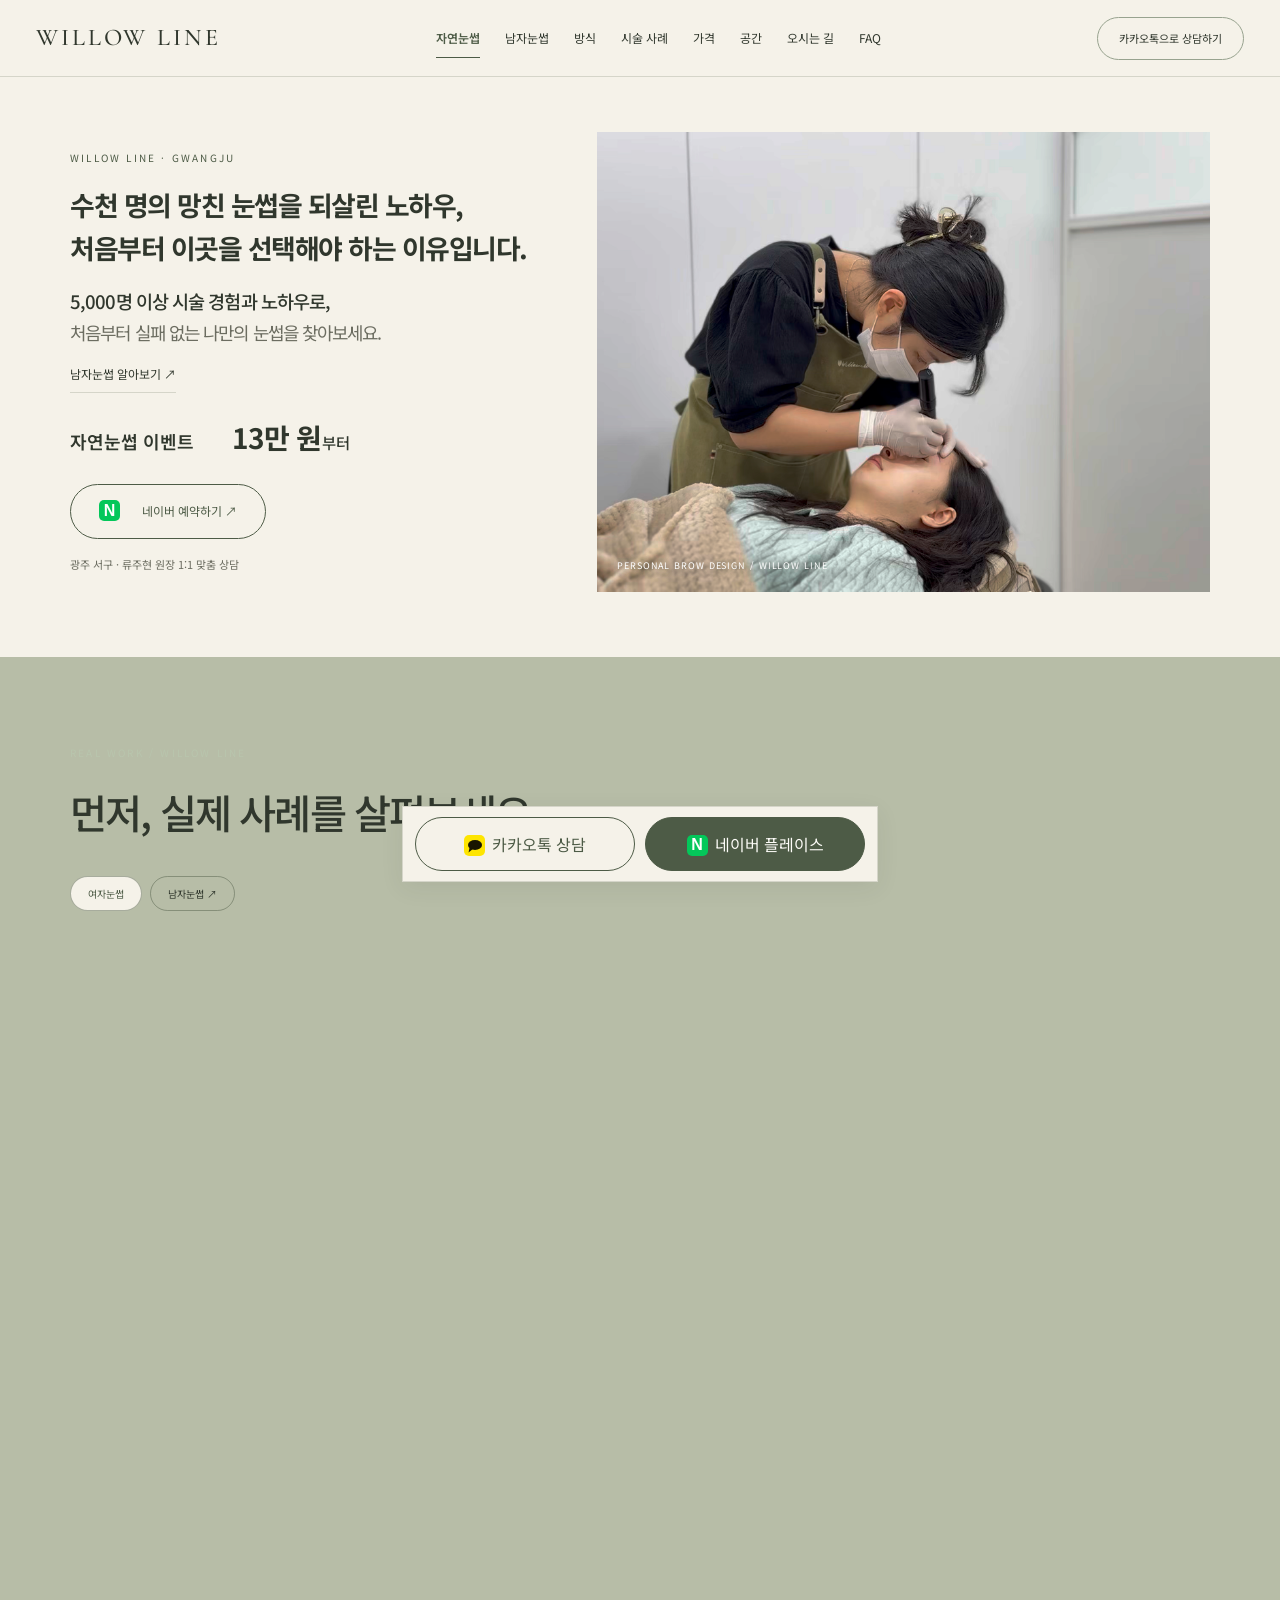
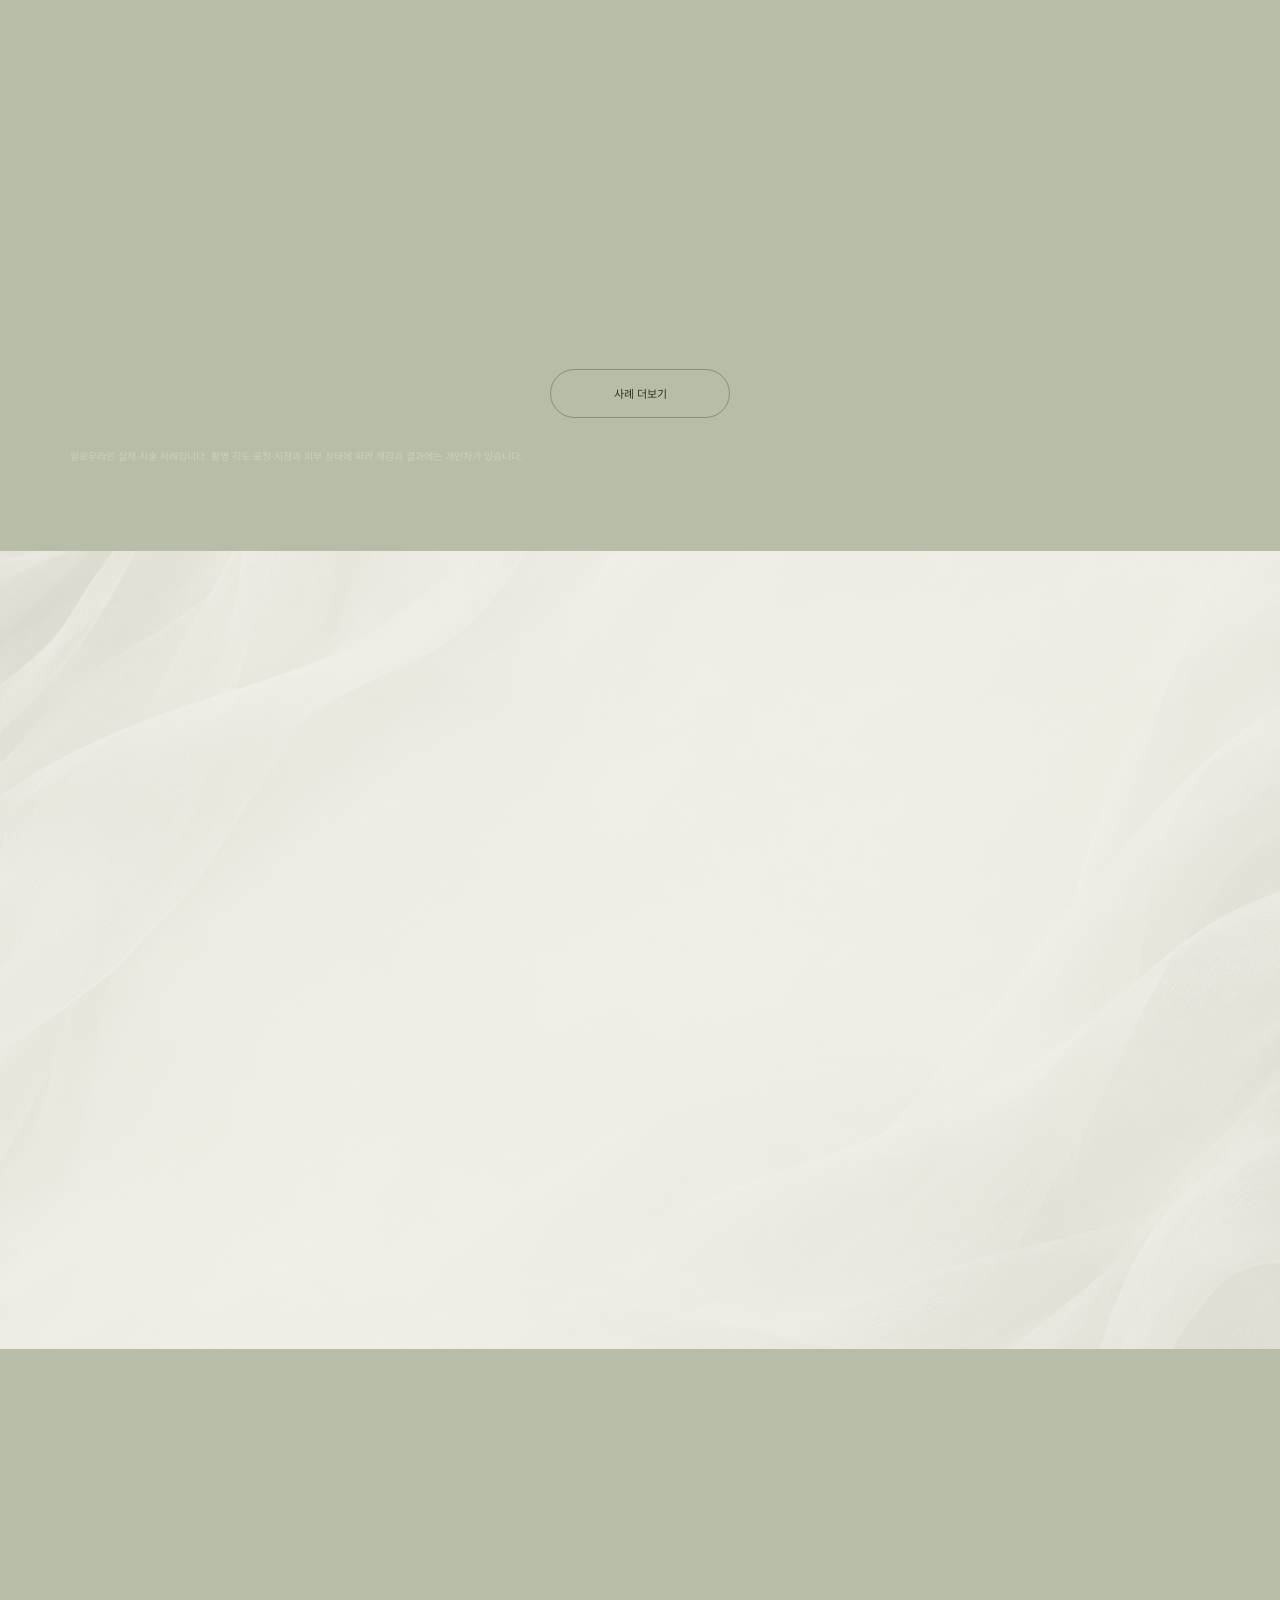
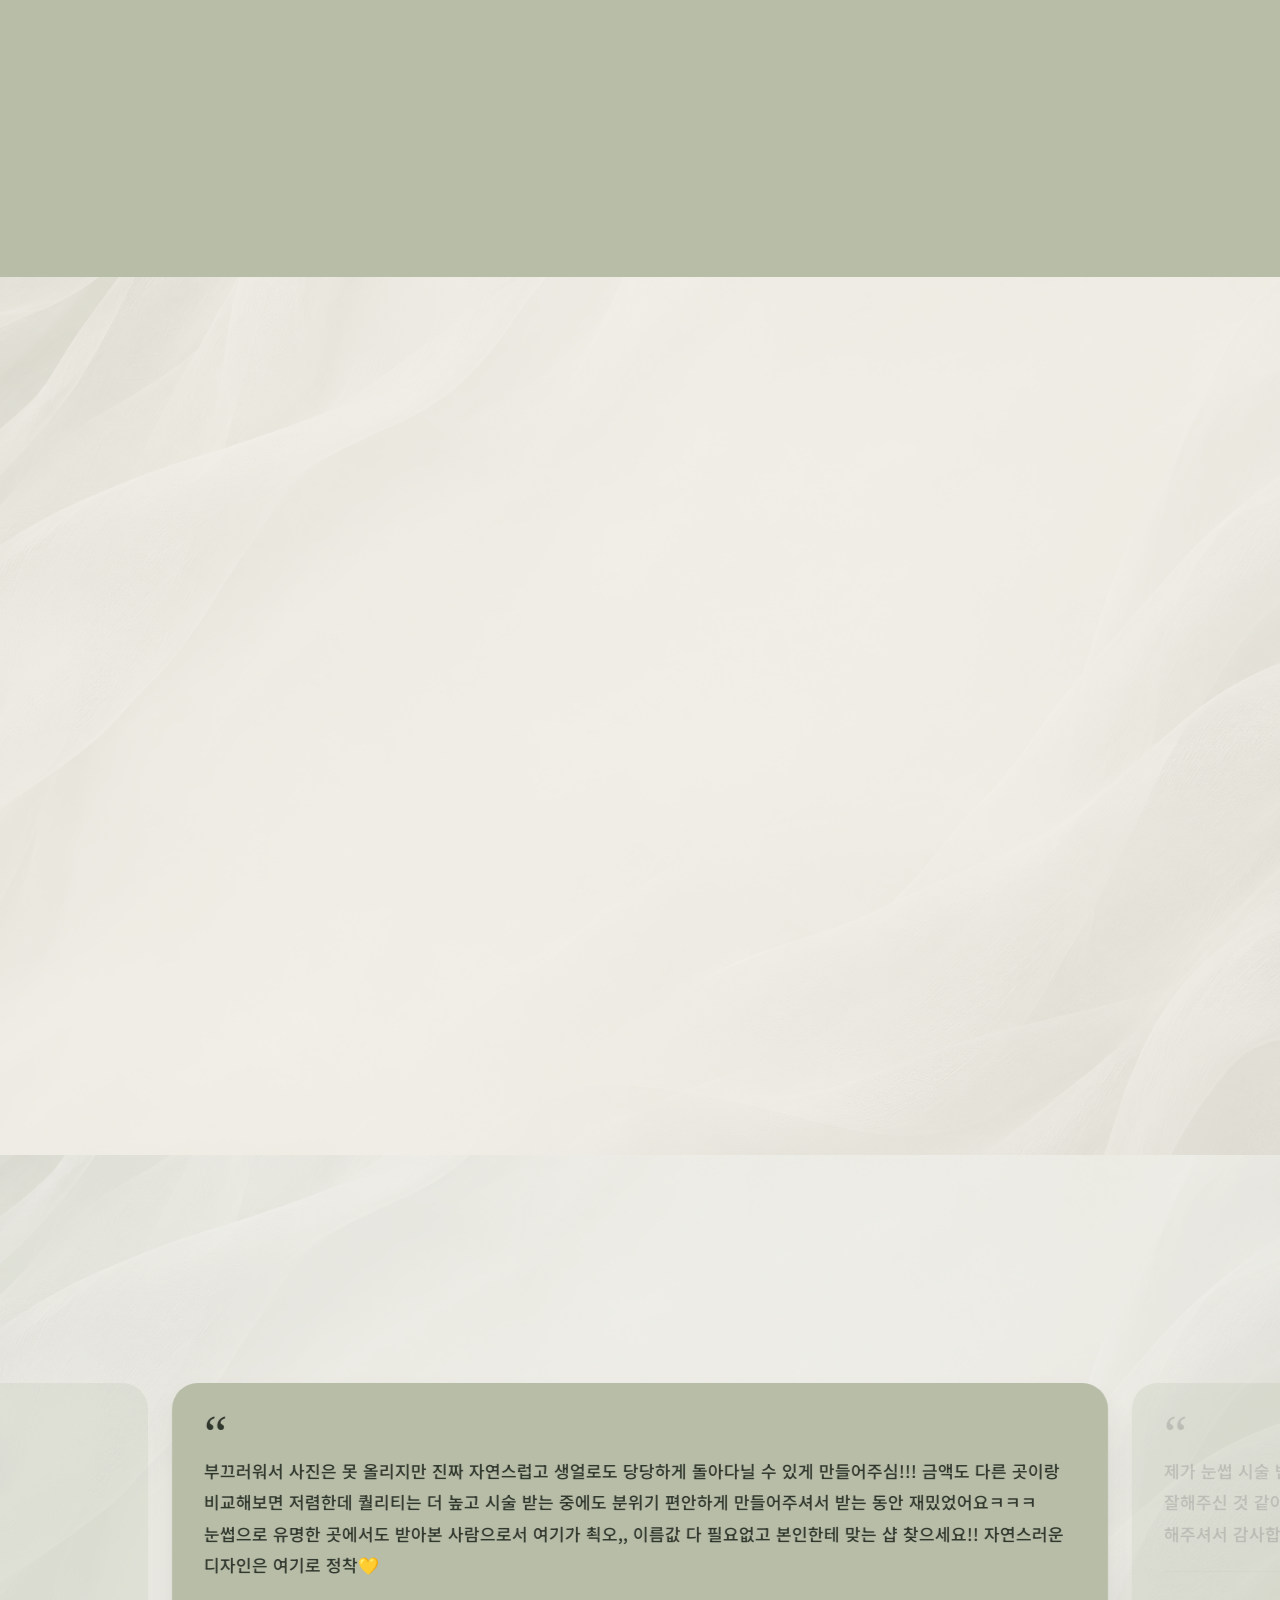
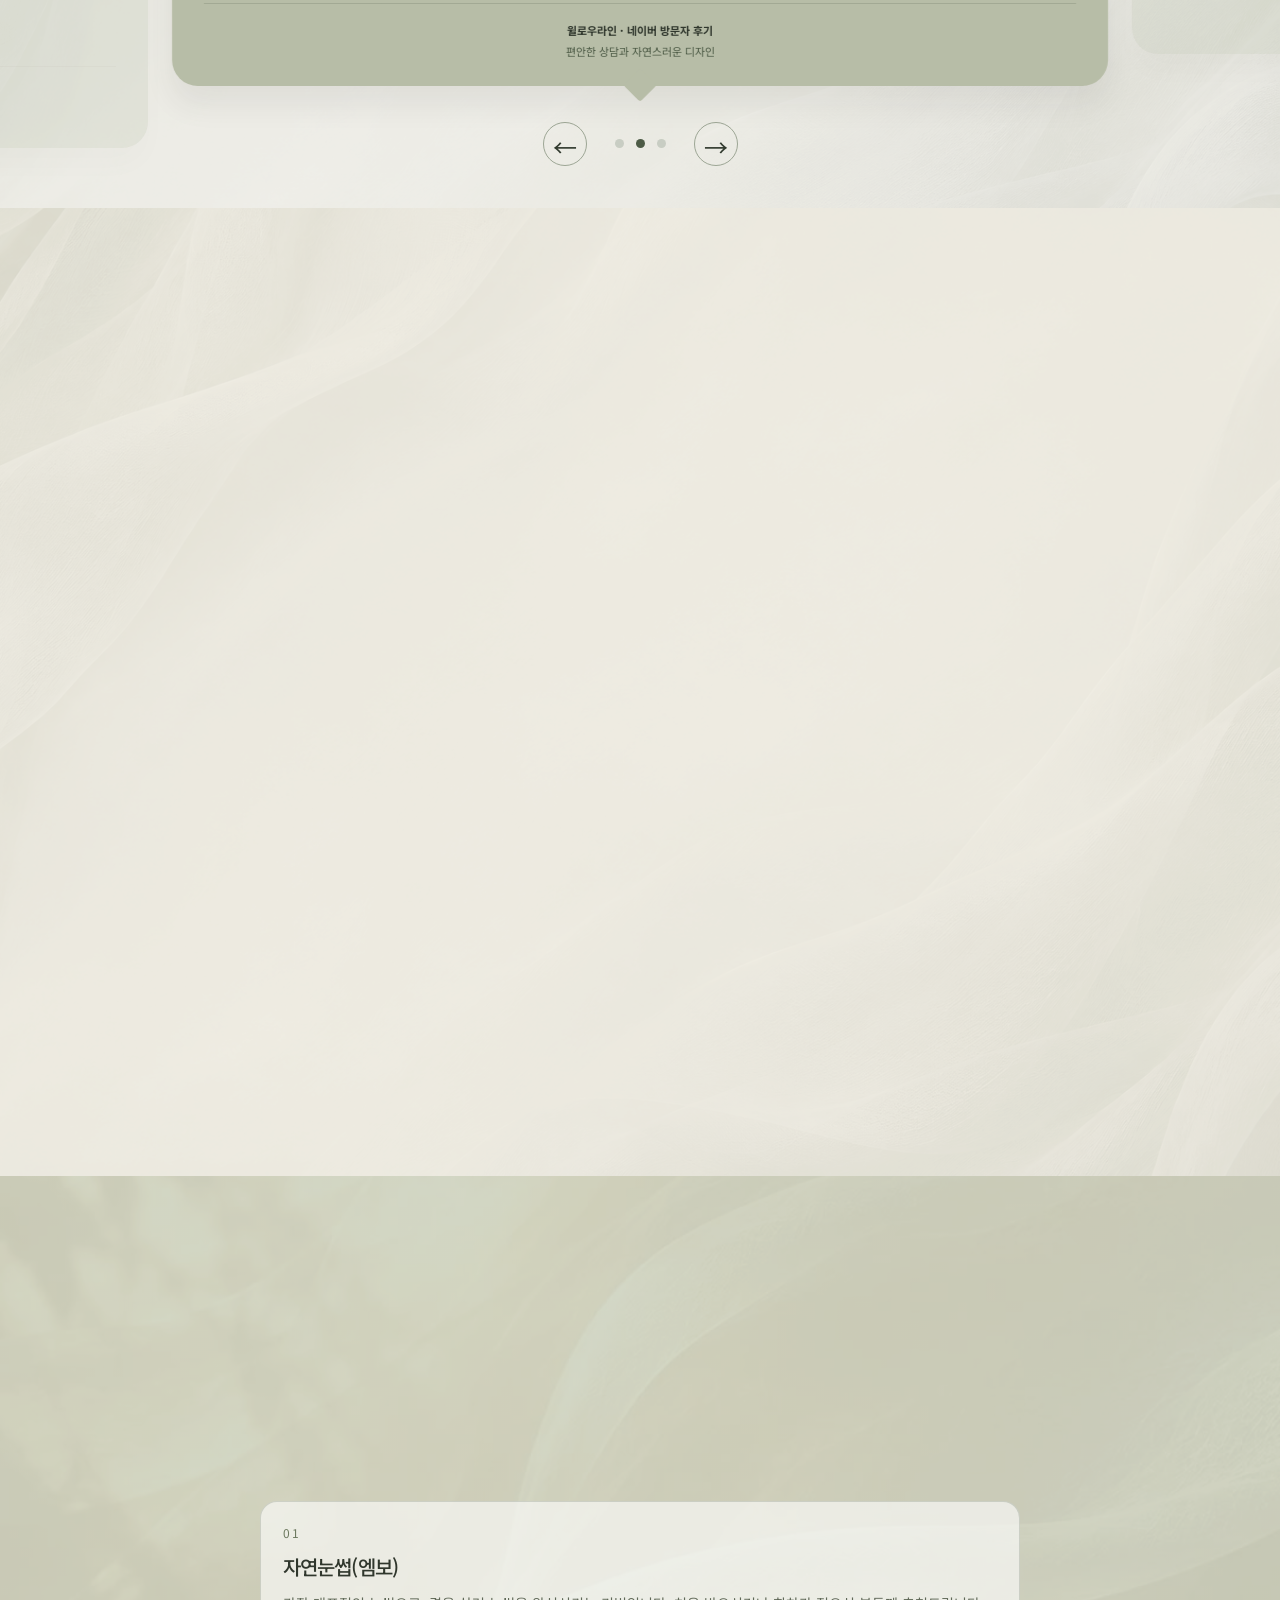
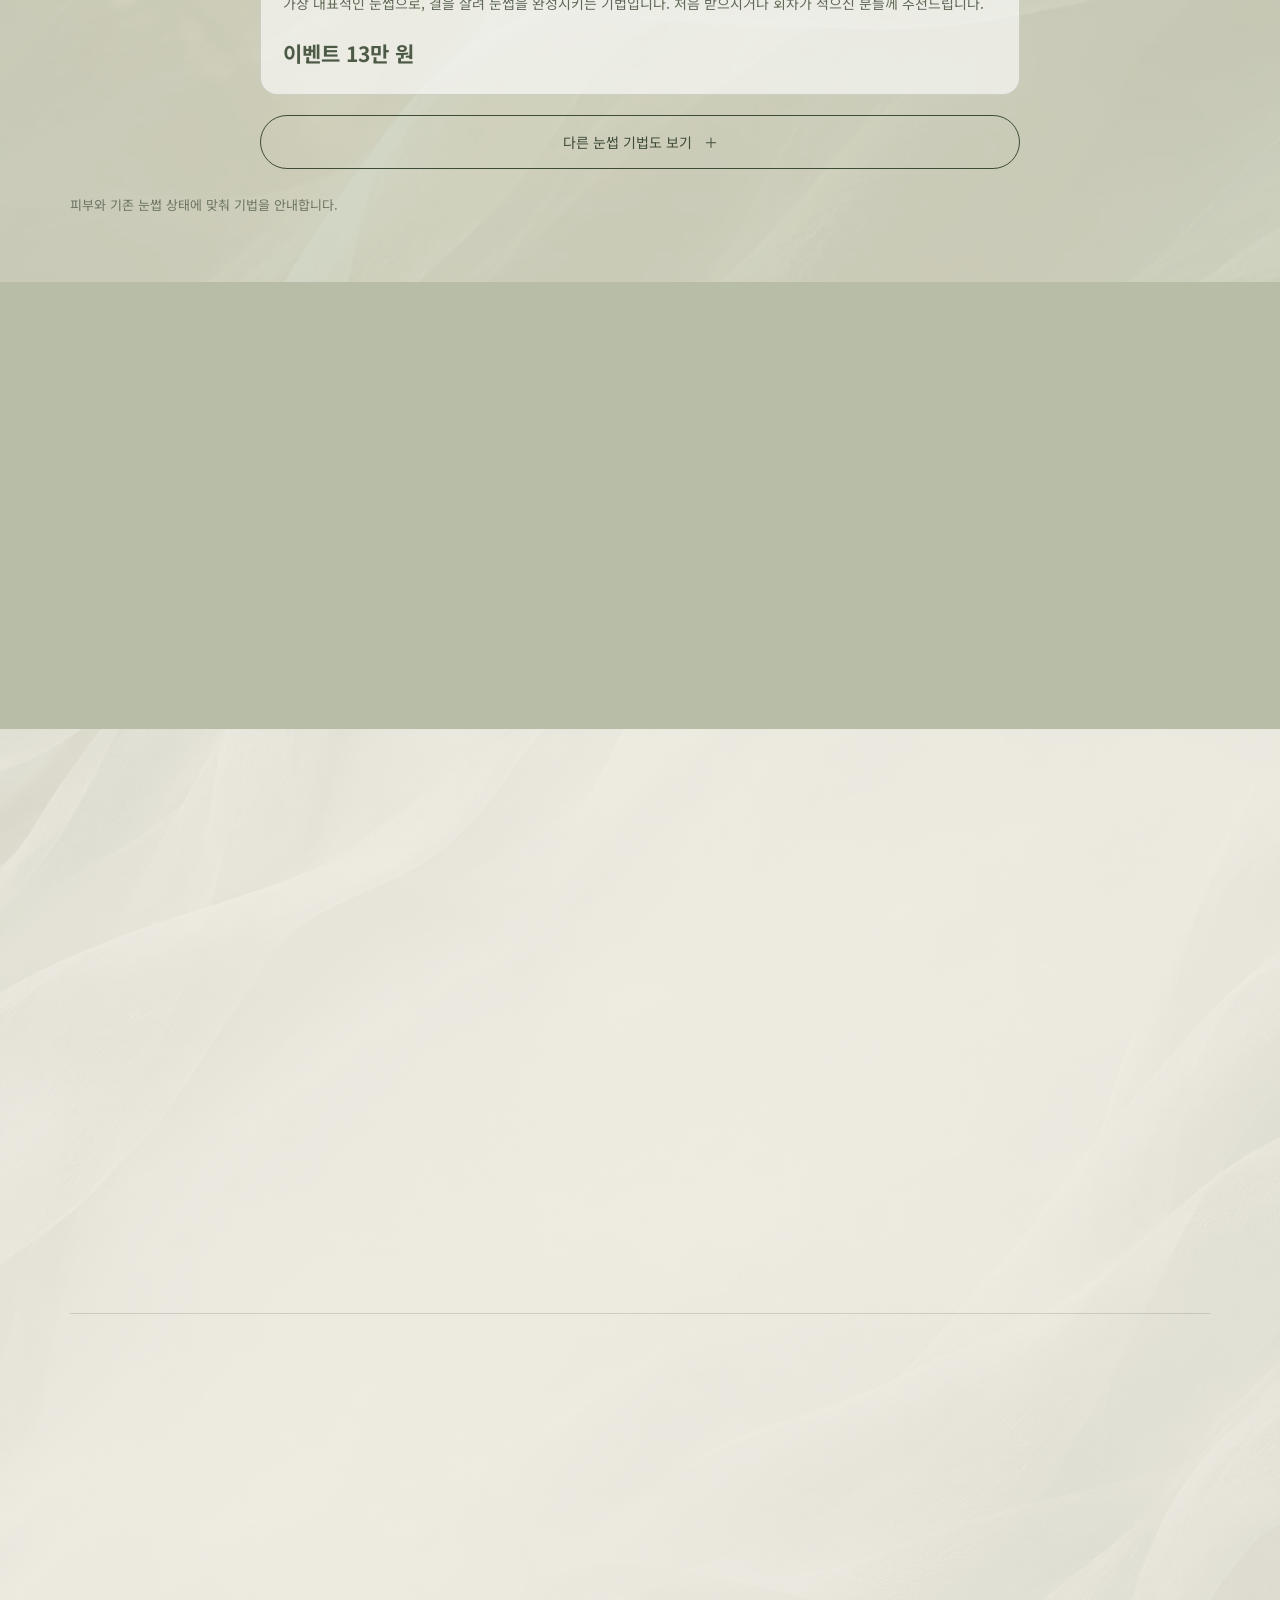
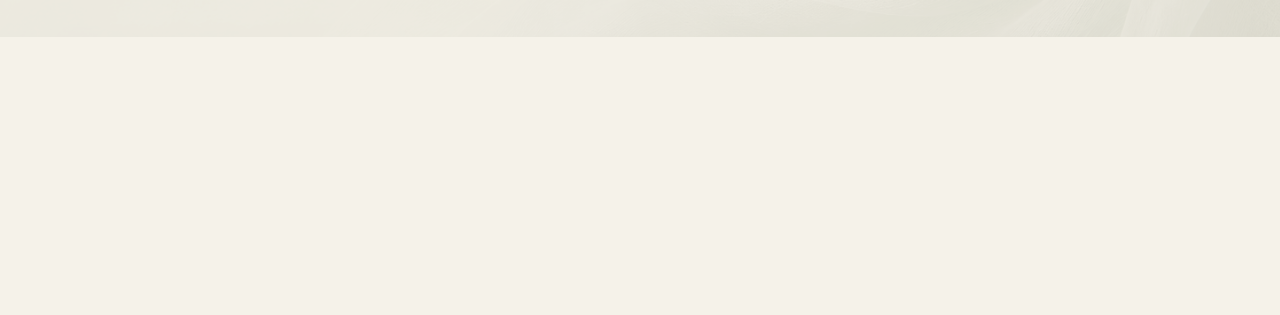
<file: index.html>
<!doctype html><html lang="ko"><head><meta charset="utf-8"><meta name="viewport" content="width=device-width,initial-scale=1"><meta name="robots" content="noindex,nofollow"><meta name="theme-color" content="#4d5b46"><title>윌로우라인 | 광주 자연눈썹 · 원래 내 눈썹처럼</title><meta name="description" content="광주 서구 윌로우라인 자연눈썹. 실제 시술 사례와 맞춤 상담, 자연눈썹 이벤트 13만 원 안내."><meta property="og:title" content="윌로우라인 · 광주 자연눈썹"><meta property="og:description" content="얼굴과 눈썹의 균형을 살피는 1:1 디자인. 실제 사례와 상담 안내."><meta property="og:type" content="website"><meta property="og:image" content="https://willowline.github.io/director-natural.jpg?v=profile67"><meta property="og:url" content="https://willowline.github.io/"><link rel="canonical" href="https://willowline.github.io/"><link rel="icon" href="./favicon.svg"><link rel="preconnect" href="https://fonts.googleapis.com"><link rel="preconnect" href="https://fonts.gstatic.com" crossorigin><link href="https://fonts.googleapis.com/css2?family=Cormorant+Garamond:wght@400;500&family=Noto+Sans+KR:wght@400;500;600;700&display=swap" rel="stylesheet"><link rel="stylesheet" href="./site.css?v=studio-motion49"><script>if('scrollRestoration'in history)history.scrollRestoration='manual';if(performance.getEntriesByType('navigation')[0]?.type==='reload'){if(location.hash)history.replaceState(history.state,'',location.pathname+location.search);addEventListener('pageshow',()=>{scrollTo({top:0,left:0,behavior:'instant'});requestAnimationFrame(()=>scrollTo({top:0,left:0,behavior:'instant'}))})}</script><style>.natural .hero .hero-copy-lines{font-size:clamp(19px,2.1vw,32px)}@media(max-width:850px){.natural .hero .hero-copy-lines{font-size:6vw;margin-left:-10px;margin-right:-10px;letter-spacing:-.085em}}</style><style>.hero-event.compact-prices{display:grid;gap:10px;padding:10px 0}.compact-prices>div{display:flex;align-items:baseline;gap:18px}.compact-prices>div>span{font-size:clamp(14px,1.5vw,18px);font-weight:600;min-width:8em}.compact-prices>div>strong{font-size:clamp(21px,2.4vw,28px);font-weight:700;line-height:1.3;letter-spacing:-.04em}</style><style>@keyframes heroArrive{from{opacity:0;transform:translateY(18px)}to{opacity:1;transform:translateY(0)}}@keyframes eventPop{0%,65%,100%{transform:translateY(0)}72%{transform:translateY(-7px)}79%{transform:translateY(0)}85%{transform:translateY(-3px)}92%{transform:translateY(0)}}@media(prefers-reduced-motion:no-preference){.natural .hero-copy-lines{animation:heroArrive .8s ease both}.natural .hero-experience{animation:heroArrive .8s .15s ease both}.natural .hero .crosslink,.natural .hero .actions{animation:heroArrive .8s .3s ease both}.natural .compact-prices>div{animation:eventPop 4.8s ease-in-out infinite}.natural .compact-prices>div:nth-child(2){animation-delay:.25s}}@media(prefers-reduced-motion:reduce){.natural .hero *{animation:none!important}}</style><style>.hero-event.compact-prices{row-gap:0}.compact-prices>div{padding:10px 0}.compact-prices>div+div{border-top:1px solid rgba(77,91,70,.14)}</style><style>.natural .hero{padding-top:30px;padding-bottom:32px}.natural .hero .eyebrow{margin-bottom:16px}.natural .hero .hero-experience{margin-top:16px}.natural .hero .crosslink{margin-top:16px}.natural .hero .hero-event{margin:14px 0 0;padding:2px 0}.natural .hero .actions{margin-top:14px}.natural .hero .info{margin-top:14px}.natural .hero-grid{row-gap:24px}</style><style>.process-photos .process-video{display:block;width:100%;aspect-ratio:3/4;object-fit:cover;object-position:center 45%;background:#e8e9e5}</style><style>.process-photos figure:nth-child(3) .process-video{filter:brightness(.82)}</style><style>.process-photos figure{min-width:0}.process-photos figure>img,.process-photos figure>video.process-video{display:block;width:100%;height:auto;aspect-ratio:3/4;object-fit:cover}.process-photos figure>img{object-position:center}.process-photos figcaption{margin-top:10px}</style><style>.gallery-grid .case-photo img{width:100%;aspect-ratio:3/4;object-fit:contain;background:#e9e8e2}</style><link rel="stylesheet" href="./studio-layout.css?v=studio-motion49"><link rel="stylesheet" href="./natural-mobile.css?v=mobile-hero50"><link rel="stylesheet" href="./review-refresh.css?v=sage-review54"><script defer src="./review-carousel.js?v=sage-review54"></script><style>.natural.reference-layout .combined-location{background:transparent;margin-top:32px;padding-top:30px;border-top:1px solid var(--studio-line);scroll-margin-top:100px}.combined-location h3{font-size:22px;font-weight:500;margin:0 0 12px}.combined-location p{font-size:12px;color:var(--muted)}.combined-location .text-link{font-size:12px}.combined-location dl{margin-top:0}@media(max-width:850px){.natural.reference-layout .combined-location{margin-top:25px;padding-top:25px}.combined-location .location-grid{gap:20px}.combined-location h3{font-size:20px}}</style><link rel="stylesheet" href="./natural-sage.css?v=tone70"><style>body.natural.reference-layout #price .price-grid{grid-template-columns:minmax(0,760px);justify-content:center}body.natural.reference-layout #price .price-grid>div{min-width:0}body.natural.reference-layout #price .offer{width:100%}</style><style>.natural.reference-layout #work .case{border:0;background:transparent;padding:0}.natural.reference-layout #work .case-photo{border:0}.natural.reference-layout #work .case-meta{display:none}</style><link rel="stylesheet" href="./light-texture.css?v=light66"><link rel="stylesheet" href="./process-mobile.css?v=process78"><link rel="stylesheet" href="./techniques.css?v=sage85"><link rel="stylesheet" href="./booking-motion.css?v=regular96"><link rel="stylesheet" href="./video-cards.css?v=apply91"><style>body.natural.reference-layout #concerns .concern h3{font-size:clamp(23px,2.2vw,30px)!important;line-height:1.5;word-break:keep-all}</style><link rel="stylesheet" href="./technique-expand.css?v=compact110"><link rel="stylesheet" href="./service-icons.css?v=106"><style>@media(min-width:851px){body.natural.reference-layout .hero .actions a[href*="pf.kakao.com"]{display:none!important}}</style><style>@media(min-width:851px){body.natural.reference-layout .hero .actions{justify-content:flex-start!important}body.natural.reference-layout .hero .actions>a.pill{margin-left:0!important;margin-right:0!important}}</style><script src="./meta-pixel.js?v=114" defer></script></head><body class="natural reference-layout"><a class="skip" href="#main">본문 바로가기</a><header class="top"><div class="wrap top-inner"><a class="brand" href="./index.html" aria-label="윌로우라인 자연눈썹 홈">WILLOW LINE</a><nav class="main-nav" aria-label="주요 메뉴"><div class="category"><a href="./index.html" aria-current="page">자연눈썹</a><a href="./men.html">남자눈썹</a></div><div class="section-nav" id="section-nav"><a href="#method">방식</a><a href="#work">시술 사례</a><a href="#price">가격</a><a href="#space">공간</a><a href="#location">오시는 길</a><a href="#concerns">FAQ</a></div></nav><a class="header-cta" href="https://pf.kakao.com/_fxhxkMG" target="_blank" rel="noopener noreferrer">카카오톡으로 상담하기</a><button class="menu-button" type="button" aria-label="페이지 메뉴" aria-controls="section-nav" aria-expanded="false">☰</button></div></header><main id="main"><section class="hero" id="top"><div class="wrap hero-grid"><div><span class="eyebrow">WILLOW LINE · GWANGJU</span><h1 class="hero-copy-lines"><span>수천 명의 망친 눈썹을<br class="mobile-hero-break"> 되살린 노하우,</span><span>처음부터 이곳을<br class="mobile-hero-break"> 선택해야 하는 이유입니다.</span></h1><p class="hero-experience"><strong>5,000명 이상 시술 경험과 노하우로,</strong><span>처음부터 실패 없는 나만의 눈썹을 찾아보세요.</span></p><a class="text-link crosslink" href="./men.html">남자눈썹 알아보기 ↗</a><div class="hero-event compact-prices"><div><span>자연눈썹 이벤트</span><strong>13만 원<small class="price-from">부터</small></strong></div></div><div class="actions"><a class="pill booking-bounce" href="https://m.place.naver.com/place/2011356206/ticket" target="_blank" rel="noopener noreferrer"><span class="service-icon106 naver" aria-hidden="true">N</span>네이버 예약하기 ↗</a><a class="pill solid" href="https://pf.kakao.com/_fxhxkMG" target="_blank" rel="noopener noreferrer"><span class="service-icon106 kakao" aria-hidden="true"></span>카카오톡 상담하기 ↗</a></div><p class="info">광주 서구 · 류주현 원장 1:1 맞춤 상담</p></div><figure class="hero-media"><video id="studio-film" autoplay muted loop playsinline preload="metadata" poster="./natural-work-poster.png" aria-label="윌로우라인 실제 시술 영상"><source src="./natural-work.mp4?v=tone70" type="video/mp4"></video><figcaption class="caption">PERSONAL BROW DESIGN / WILLOW LINE</figcaption></figure></div></section><section class="section gallery-section natural-proof" id="work"><div class="wrap"><div class="head inline"><div><span class="eyebrow">REAL WORK / WILLOW LINE</span><h2 class="title">먼저, 실제 사례를 살펴보세요.</h2></div></div><div class="filters" aria-label="시술 사례 분류"><button class="filter" data-filter="women" aria-pressed="true">여자눈썹</button><a class="filter" href="./men.html">남자눈썹 ↗</a></div><div class="gallery-grid" data-initial-count="6"><button class="case" data-photo="./gallery-women-01.jpg" data-category="women" data-caption="여자눈썹 실제 시술 사례 01 · 촬영 조건과 시술 결과에는 개인차가 있습니다." aria-label="여자눈썹 실제 시술 사례 01 크게 보기"><div class="case-photo"><img src="./gallery-women-01.jpg" loading="lazy" alt="여자눈썹 실제 시술 사례 01"></div></button><button class="case" data-photo="./gallery-women-02.jpg" data-category="women" data-caption="여자눈썹 실제 시술 사례 02 · 촬영 조건과 시술 결과에는 개인차가 있습니다." aria-label="여자눈썹 실제 시술 사례 02 크게 보기"><div class="case-photo"><img src="./gallery-women-02.jpg" loading="lazy" alt="여자눈썹 실제 시술 사례 02"></div></button><button class="case" data-photo="./gallery-women-03.jpg" data-category="women" data-caption="여자눈썹 실제 시술 사례 03 · 촬영 조건과 시술 결과에는 개인차가 있습니다." aria-label="여자눈썹 실제 시술 사례 03 크게 보기"><div class="case-photo"><img src="./gallery-women-03.jpg" loading="lazy" alt="여자눈썹 실제 시술 사례 03"></div></button><button class="case" data-photo="./gallery-women-04.jpg" data-category="women" data-caption="여자눈썹 실제 시술 사례 04 · 촬영 조건과 시술 결과에는 개인차가 있습니다." aria-label="여자눈썹 실제 시술 사례 04 크게 보기"><div class="case-photo"><img src="./gallery-women-04.jpg" loading="lazy" alt="여자눈썹 실제 시술 사례 04"></div></button><button class="case" data-photo="./gallery-women-05.jpg" data-category="women" data-caption="여자눈썹 실제 시술 사례 05 · 촬영 조건과 시술 결과에는 개인차가 있습니다." aria-label="여자눈썹 실제 시술 사례 05 크게 보기"><div class="case-photo"><img src="./gallery-women-05.jpg" loading="lazy" alt="여자눈썹 실제 시술 사례 05"></div></button><button class="case" data-photo="./gallery-women-06.jpg" data-category="women" data-caption="여자눈썹 실제 시술 사례 06 · 촬영 조건과 시술 결과에는 개인차가 있습니다." aria-label="여자눈썹 실제 시술 사례 06 크게 보기"><div class="case-photo"><img src="./gallery-women-06.jpg" loading="lazy" alt="여자눈썹 실제 시술 사례 06"></div></button><button class="case" data-photo="./gallery-women-07.jpg" data-category="women" data-caption="여자눈썹 실제 시술 사례 07 · 촬영 조건과 시술 결과에는 개인차가 있습니다." aria-label="여자눈썹 실제 시술 사례 07 크게 보기"><div class="case-photo"><img src="./gallery-women-07.jpg" loading="lazy" alt="여자눈썹 실제 시술 사례 07"></div></button><button class="case" data-photo="./gallery-women-08.jpg" data-category="women" data-caption="여자눈썹 실제 시술 사례 08 · 촬영 조건과 시술 결과에는 개인차가 있습니다." aria-label="여자눈썹 실제 시술 사례 08 크게 보기"><div class="case-photo"><img src="./gallery-women-08.jpg" loading="lazy" alt="여자눈썹 실제 시술 사례 08"></div></button><button class="case" data-photo="./gallery-men-01.jpg" data-category="men" data-caption="남자눈썹 실제 시술 사례 01 · 촬영 조건과 시술 결과에는 개인차가 있습니다." aria-label="남자눈썹 실제 시술 사례 01 크게 보기"><div class="case-photo"><img src="./gallery-men-01.jpg" loading="lazy" alt="남자눈썹 실제 시술 사례 01"></div></button><button class="case" data-photo="./gallery-men-02.jpg" data-category="men" data-caption="남자눈썹 실제 시술 사례 02 · 촬영 조건과 시술 결과에는 개인차가 있습니다." aria-label="남자눈썹 실제 시술 사례 02 크게 보기"><div class="case-photo"><img src="./gallery-men-02.jpg" loading="lazy" alt="남자눈썹 실제 시술 사례 02"></div></button><button class="case" data-photo="./gallery-men-03.jpg" data-category="men" data-caption="남자눈썹 실제 시술 사례 03 · 촬영 조건과 시술 결과에는 개인차가 있습니다." aria-label="남자눈썹 실제 시술 사례 03 크게 보기"><div class="case-photo"><img src="./gallery-men-03.jpg" loading="lazy" alt="남자눈썹 실제 시술 사례 03"></div></button><button class="case" data-photo="./gallery-men-04.jpg" data-category="men" data-caption="남자눈썹 실제 시술 사례 04 · 촬영 조건과 시술 결과에는 개인차가 있습니다." aria-label="남자눈썹 실제 시술 사례 04 크게 보기"><div class="case-photo"><img src="./gallery-men-04.jpg" loading="lazy" alt="남자눈썹 실제 시술 사례 04"></div></button><button class="case" data-photo="./gallery-men-05.jpg" data-category="men" data-caption="남자눈썹 실제 시술 사례 05 · 촬영 조건과 시술 결과에는 개인차가 있습니다." aria-label="남자눈썹 실제 시술 사례 05 크게 보기"><div class="case-photo"><img src="./gallery-men-05.jpg" loading="lazy" alt="남자눈썹 실제 시술 사례 05"></div></button><button class="case" data-photo="./gallery-men-06.jpg" data-category="men" data-caption="남자눈썹 실제 시술 사례 06 · 촬영 조건과 시술 결과에는 개인차가 있습니다." aria-label="남자눈썹 실제 시술 사례 06 크게 보기"><div class="case-photo"><img src="./gallery-men-06.jpg" loading="lazy" alt="남자눈썹 실제 시술 사례 06"></div></button><button class="case" data-photo="./gallery-men-07.jpg" data-category="men" data-caption="남자눈썹 실제 시술 사례 07 · 촬영 조건과 시술 결과에는 개인차가 있습니다." aria-label="남자눈썹 실제 시술 사례 07 크게 보기"><div class="case-photo"><img src="./gallery-men-07.jpg" loading="lazy" alt="남자눈썹 실제 시술 사례 07"></div></button><button class="case" data-photo="./gallery-men-08.jpg" data-category="men" data-caption="남자눈썹 실제 시술 사례 08 · 촬영 조건과 시술 결과에는 개인차가 있습니다." aria-label="남자눈썹 실제 시술 사례 08 크게 보기"><div class="case-photo"><img src="./gallery-men-08.jpg" loading="lazy" alt="남자눈썹 실제 시술 사례 08"></div></button></div><button class="more" type="button">사례 더 보기</button><p class="note">윌로우라인 실제 시술 사례입니다. 촬영 각도·표정·시점과 피부 상태에 따라 색감과 결과에는 개인차가 있습니다.</p></div></section><section class="section director-section" id="director"><div class="wrap director-grid"><figure class="director-photo"><img src="./director-natural.jpg" loading="lazy" alt="윌로우라인 류주현 원장 프로필 사진"><figcaption><strong>류주현 원장</strong><span>윌로우라인 · 반영구 시술 경력 4년 차</span></figcaption></figure><div class="director-content"><span class="eyebrow">DIRECTOR / WILLOW LINE</span><h2 class="statement">한 사람의 얼굴에,<br>한 사람의 디자인.</h2><p class="director-lead">눈썹만 채우기보다, 얼굴의 균형을 먼저 살핍니다.</p><dl class="director-facts"><div><dt>피부미용 국가기술자격</dt><dd>피부와 작업의 기본부터 세심하게</dd></div><div><dt>헤어스트록 부문 대회 수상</dt><dd>눈썹 결의 방향과 연결을 연구합니다</dd></div><div><dt>결 패턴 연구 · 소묘 수업 이수</dt><dd>자연스러운 흐름과 입체감을 위한 연습</dd></div></dl></div></div></section><section class="section philosophy" id="philosophy"><div class="wrap philosophy-layout"><span class="eyebrow">OUR STORY</span><div><h2 class="statement"><span class="story-headline-line">“우리 딸이 배워서 아빠 해줘.”</span><br><span class="story-headline-line">윌로우라인은 그 한마디에서 시작됐습니다.</span></h2><p>아버지의 얼굴에 남은 어색한 눈썹.<br>매일 마주했기에, 자연스러움만큼은 타협하지 않기로 했습니다.</p><a class="text-link" style="color:#f8f7f2;border-color:#ffffff55;margin-top:20px" href="https://m.blog.naver.com/rjh9609/224462083662?recommendTrackingCode=2" target="_blank" rel="noopener noreferrer">윌로우라인블로그 <span aria-hidden="true">+</span></a></div></div></section><section class="section concerns" id="concerns"><div class="wrap"><div class="head"><span class="eyebrow">BEFORE YOU BOOK</span><h2 class="title">예약 전에,<br class="mobile-only"> 이런 점이 궁금하셨죠.</h2></div><div class="concerns-grid"><article class="concern"><span>01</span><h3>내 얼굴에도 어울릴까요?</h3><p>얼굴형과 눈매, 남아 있는 모량과 결 방향을 살피고 원하는 분위기를 함께 이야기합니다.</p></article><article class="concern"><span>02</span><h3>너무 진해지지는 않을까요?</h3><p>자연스러운 표현을 지향합니다. 직후에는 일시적으로 진하게 느껴질 수 있으며 회복·탈각을 거치며 부드러워집니다.</p></article><article class="concern"><span>03</span><h3>통증이 걱정돼요.</h3><p>피부 민감도와 컨디션에 따라 개인차가 있습니다. 걱정되는 점을 미리 말씀해 주시면 피부 반응을 살피며 진행합니다.</p></article><article class="concern"><span>04</span><h3>기존 눈썹문신이 남아 있어요.</h3><p>현재 눈썹 사진으로 먼저 상담해 주세요. 잔흔의 색과 진하기, 피부 상태에 따라 적합한 방향을 안내합니다.</p></article><article class="concern"><span>05</span><h3>자연눈썹과 헤어스트록 중 무엇이 맞을까요?</h3><p>자연눈썹(엠보)과 헤어스트록은 별도 기법이며 가격도 다릅니다. 모량·피부·잔흔과 원하는 느낌을 살펴 제안합니다. 이 페이지의 13만 원 이벤트는 자연눈썹(엠보) 기준입니다.</p></article></div></div></section><section class="section reviews client-reviews" id="reviews"><div class="wrap"><div class="head review-heading"><span class="eyebrow">WORDS FROM OUR CLIENTS</span><h2 class="title">고객님들의 리얼 후기</h2><p class="desc">윌로우라인을 방문한 고객님이 직접 남겨주신 이야기.</p></div><div class="review-carousel" aria-roledescription="캐러셀" aria-label="네이버 방문자 후기"><div class="review-window"><div class="review-track"><article class="review-slide" aria-label="후기 1 / 3"><div class="review-bubble"><span class="quote-mark" aria-hidden="true">“</span><blockquote>벌써 두번째 시술이네요<br>외모에 있어 눈썹이 진짜 중요하다고 생각하는데<br>자연스럽게 오래 잘 유지돼서 계속 찾게 되는거 같아요 !<br>가격도 다른 곳 비교해보면 합리적인데다<br>항상 꼼꼼하게 관리해주셔서 감사합니다 ㅎㅎ<br>앞으로도 여기서 계속 믿고 맡기겠습니다 ~</blockquote><div class="review-credit"><strong>윌로우라인 · 네이버 방문자 후기</strong><span>자연스럽게 오래 유지되는 눈썹</span></div></div></article><article class="review-slide" aria-label="후기 2 / 3"><div class="review-bubble"><span class="quote-mark" aria-hidden="true">“</span><blockquote>부끄러워서 사진은 못 올리지만 진짜 자연스럽고 생얼로도 당당하게 돌아다닐 수 있게 만들어주심!!! 금액도 다른 곳이랑 비교해보면 저렴한데 퀄리티는 더 높고 시술 받는 중에도 분위기 편안하게 만들어주셔서 받는 동안 재밌었어요ㅋㅋㅋ 눈썹으로 유명한 곳에서도 받아본 사람으로서 여기가 쵝오,, 이름값 다 필요없고 본인한테 맞는 샵 찾으세요!! 자연스러운 디자인은 여기로 정착💛</blockquote><div class="review-credit"><strong>윌로우라인 · 네이버 방문자 후기</strong><span>편안한 상담과 자연스러운 디자인</span></div></div></article><article class="review-slide" aria-label="후기 3 / 3"><div class="review-bubble"><span class="quote-mark" aria-hidden="true">“</span><blockquote>제가 눈썹 시술 받고 너무 자연스럽게 꼼꼼히 해주셔서 넘 마음에 들어가지구 저희 아부지도 예약해드렸는데 너무 잘해주신 것 같아요 ㅎㅎ 아빠도 엄청 만족스러워하셔서 뿌듯하구 자연스럽고 훨씬 젊어지신 것 같아요 &gt;.&lt; 예쁘게 해주셔서 감사합니다 ~!!</blockquote><div class="review-credit"><strong>윌로우라인 · 네이버 방문자 후기</strong><span>가족에게도 추천한 세심한 시술</span></div></div></article></div></div><div class="review-controls"><button type="button" class="review-prev" aria-label="이전 후기">←</button><div class="review-dots" aria-label="후기 선택"><button type="button" data-review="0" aria-label="1번째 후기" aria-pressed="true"></button><button type="button" data-review="1" aria-label="2번째 후기" aria-pressed="false"></button><button type="button" data-review="2" aria-label="3번째 후기" aria-pressed="false"></button></div><button type="button" class="review-next" aria-label="다음 후기">→</button></div></div></div></section><section class="section process" id="method"><div class="wrap"><div class="head"><span class="eyebrow">THE PROCESS</span><h2 class="title">상담부터 관리 안내까지.</h2><p class="desc">어떤 기법이 좋은지 공부해 오지 않으셔도 괜찮습니다. 원하는 느낌과 걱정되는 부분부터 알려주세요.</p></div><div class="process-photos"><figure><img src="./process-talk.jpg" loading="lazy" alt="윌로우라인 실제 01 · 상담 모습"><figcaption><span>01 · 상담</span><p class="process-caption-desc">기존 경험과 원하는 느낌, 걱정되는 부분을 나눕니다.</p></figcaption></figure><figure><video class="process-video" autoplay muted loop playsinline disablepictureinpicture disableremoteplayback preload="metadata" poster="./process-design-poster.png" aria-label="얼굴과 눈썹 디자인 확인 영상"><source src="./process-design.mp4" type="video/mp4"></video><figcaption><span>02 · 디자인 확인</span><p class="process-caption-desc">모량과 결 방향, 골격과 피부·잔흔을 살핍니다.</p></figcaption></figure><figure><video class="process-video" autoplay muted loop playsinline disablepictureinpicture disableremoteplayback preload="metadata" poster="./process-treatment-poster.png" aria-label="섬세한 시술 과정 영상"><source src="./process-treatment.mp4?v=tone70" type="video/mp4"></video><figcaption><span>03 · 디자인 및 섬세한 작업</span><p class="process-caption-desc">어울리는 디자인과 기법을 설명하고 피부 반응을 살피며 진행합니다.</p></figcaption></figure></div></div></section><section class="section techniques84" id="price"><div class="wrap"><div class="head"><span class="eyebrow">BROW TECHNIQUES</span><h2 class="title">내 눈썹에는<br>어떤 기법이 어울릴까요?</h2><p class="desc">결을 살릴지, 음영을 더할지.<br>지금 눈썹과 원하는 느낌에 맞춰 함께 고릅니다.</p></div><div class="technique-stack103"><article class="technique-card84"><span class="technique-num84">01</span><h3>자연눈썹(엠보)</h3><p>가장 대표적인 눈썹으로, 결을 살려 눈썹을 완성시키는 기법입니다. 처음 받으시거나 회차가 적으신 분들께 추천드립니다.</p><strong>이벤트 13만 원</strong></article><details class="technique-expand103"><summary>다른 눈썹 기법도 보기 <span class="plus103">＋</span></summary><div class="technique-rest103"><article class="technique-card84"><span class="technique-num84">02</span><h3>섀도우눈썹</h3><p>점으로 채우는 기법으로 아이브로우로 그린 듯 부드럽지만 자연눈썹(엠보)보다 또렷한 눈썹으로 완성됩니다. 모량이 많으신 분들께 추천드립니다.</p><strong>16만 원</strong></article><article class="technique-card84"><span class="technique-num84">03</span><h3>콤보눈썹</h3><p>결표현과 점이 동시에 들어가는 기법으로, 뒷쪽 모량이 적으신 분들께 추천드립니다.</p><strong>17만 원</strong></article><article class="technique-card84"><span class="technique-num84">04</span><h3>헤어스트록눈썹</h3><p>바늘 하나로 눈썹결을 그리는 방식으로, 깃털처럼 표현하여 가장 자연스러운 눈썹을 연출해드립니다. 통증에 예민하시거나 회차가 많으신 분들께는 필수입니다.</p><strong>25만 원</strong></article></div></details></div><p class="technique-note84">피부와 기존 눈썹 상태에 맞춰 기법을 안내합니다.</p></div></section><section class="section reserve" id="reserve"><div class="wrap"><span class="eyebrow">YOUR NEXT STEP</span><h2 class="title">지금 눈썹에서,<br>어떤 점이 가장 신경 쓰이세요?</h2><div class="actions"><a class="pill" href="https://pf.kakao.com/_fxhxkMG" target="_blank" rel="noopener noreferrer"><span class="service-icon106 kakao" aria-hidden="true"></span>원장님께 눈썹 상담하기</a><a class="pill solid" href="https://map.naver.com/p/entry/place/2011356206?placePath=%2Fhome" target="_blank" rel="noopener noreferrer"><span class="service-icon106 naver" aria-hidden="true">N</span>네이버 플레이스</a></div><small>예약 확정과 상세 조건은 매장 안내를 확인해 주세요.</small></div></section><section class="section space" id="space"><div class="wrap"><div class="head"><span class="eyebrow">SPACE & LOCATION</span><h2 class="title">윌로우라인의 공간과 오시는 길.</h2><p class="desc">상담과 작업에 집중할 수 있도록, 고객별 위생관리와 공간의 청결을 기본으로 지킵니다.</p></div><div class="space-grid"><img src="./studio.jpg" loading="lazy" alt="윌로우라인 매장 전경"><img src="./space-treatment.jpg" loading="lazy" alt="윌로우라인 시술 공간"><img src="./space-detail.jpg" loading="lazy" alt="윌로우라인 매장 내부"></div><div class="location combined-location" id="location"><div class="location-grid"><div><h3>광주 서구, 윌로우라인.</h3><p>방문 전 위치와 운영시간을 확인해 주세요.</p><a class="text-link" href="https://map.naver.com/p/entry/place/2011356206?placePath=%2Fhome" target="_blank" rel="noopener noreferrer">네이버 지도에서 위치 확인 ↗</a></div><div><dl><div><dt>주소</dt><dd>전남광주통합특별시 서구 쌍촌동 891-19 1층</dd></div><div><dt>운영시간</dt><dd>평일 10:00–20:00<br>주말 10:00–18:00<br>일요일은 사전 요청 시 운영 가능</dd></div><div><dt>상담·예약</dt><dd>카카오톡 채널로 현재 눈썹과 원하는 느낌을 알려주세요.</dd></div></dl></div></div></div></div></section></main><footer class="footer"><div class="wrap"><div><div class="brand">WILLOW LINE</div><p>윌로우라인 · 원장 류주현<br>전남광주통합특별시 서구 쌍촌동 891-19 1층<br>시술 결과는 피부 타입·기법·관리 방법에 따라 개인차가 있습니다.<br>© WILLOW LINE. All rights reserved.</p></div><div class="social"><a class="" href="https://www.instagram.com/willow__line" target="_blank" rel="noopener noreferrer">Instagram</a><a class="" href="https://blog.naver.com/rjh9609" target="_blank" rel="noopener noreferrer">Blog</a><a class="" href="https://pf.kakao.com/_fxhxkMG" target="_blank" rel="noopener noreferrer">KakaoTalk</a></div></div></footer><div class="booking" aria-label="빠른 상담과 위치 확인"><a class="pill" href="https://pf.kakao.com/_fxhxkMG" target="_blank" rel="noopener noreferrer"><span class="service-icon106 kakao" aria-hidden="true"></span>카카오톡 상담</a><a class="pill solid" href="https://map.naver.com/p/entry/place/2011356206?placePath=%2Fhome" target="_blank" rel="noopener noreferrer"><span class="service-icon106 naver" aria-hidden="true">N</span>네이버 플레이스</a></div><dialog aria-label="윌로우라인 실제 시술 사례"><button type="button" aria-label="사진 닫기">×</button><img src="./result-01.jpg" alt=""><p></p></dialog><script src="./site.js?v=gallery63" defer></script><noscript><img height="1" width="1" style="display:none" alt="" src="https://www.facebook.com/tr?id=2621915264921910&amp;ev=PageView&amp;noscript=1"></noscript></body></html>
</file>
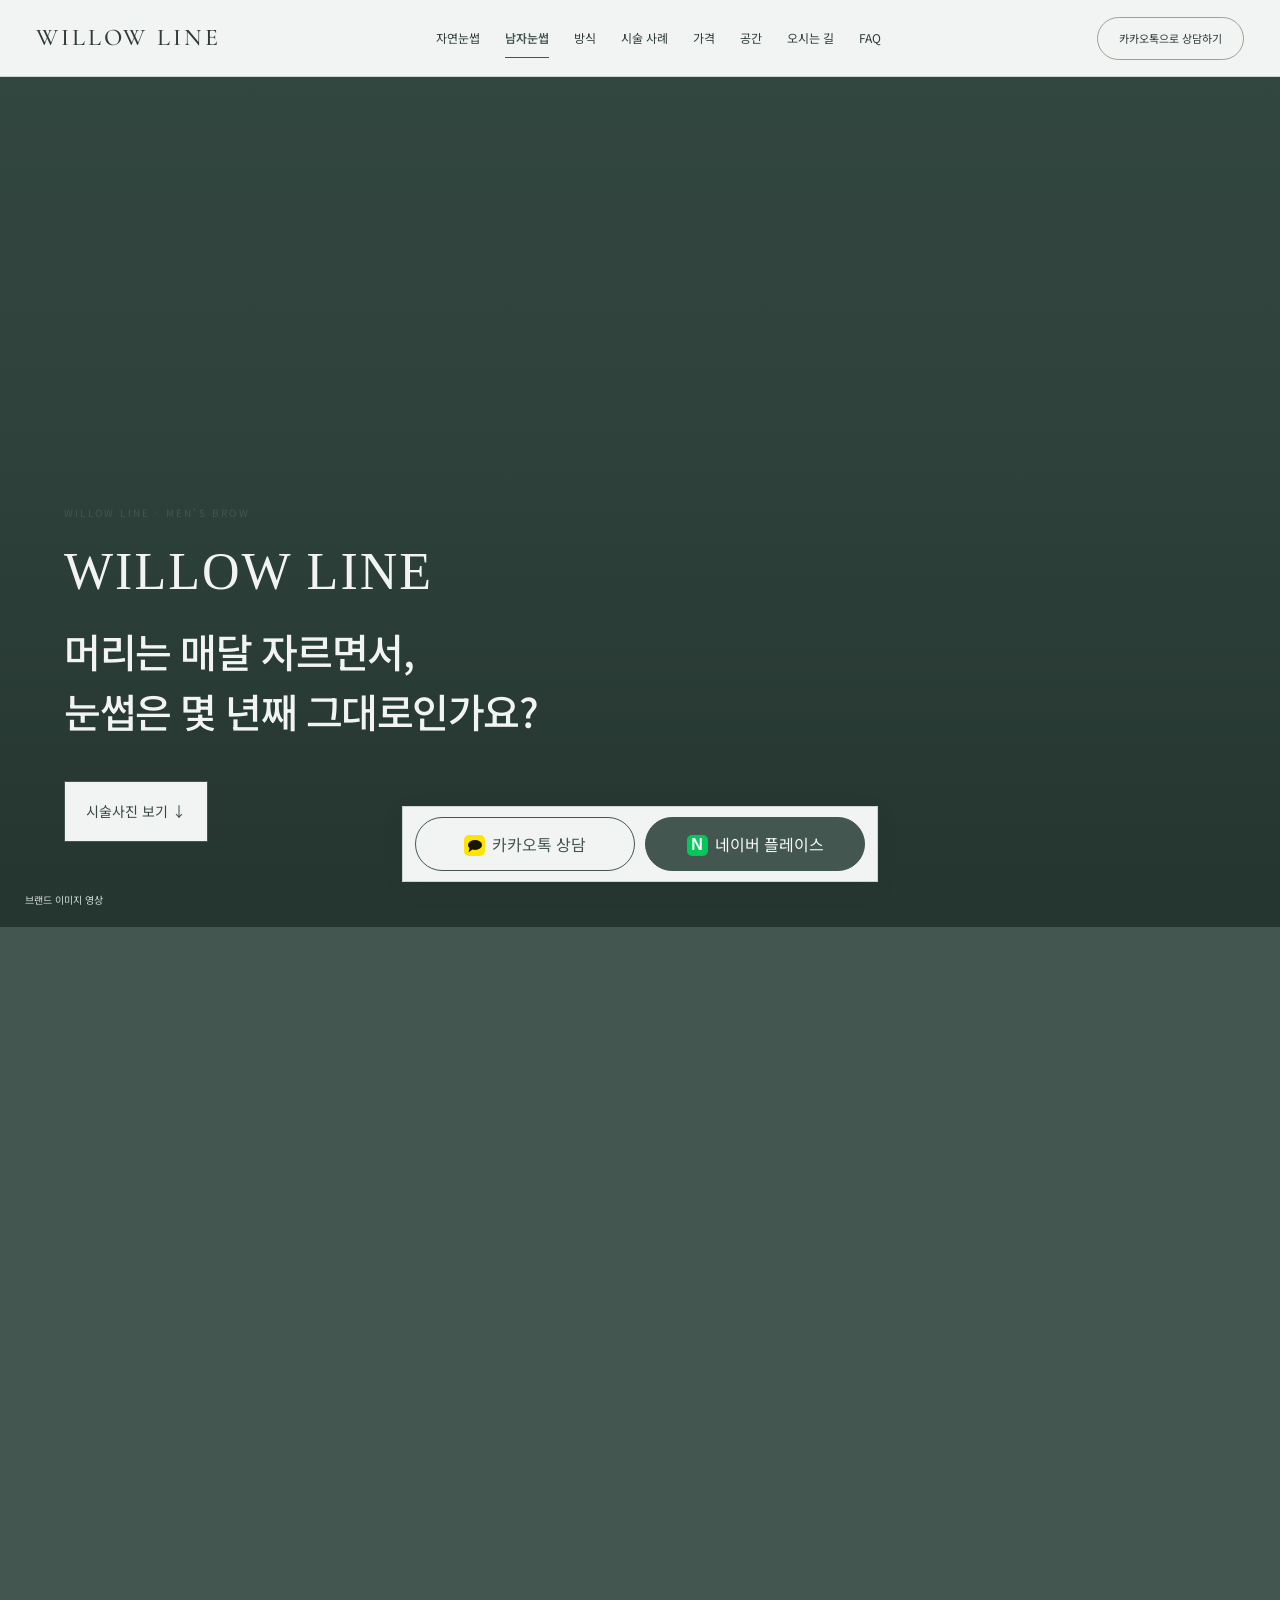
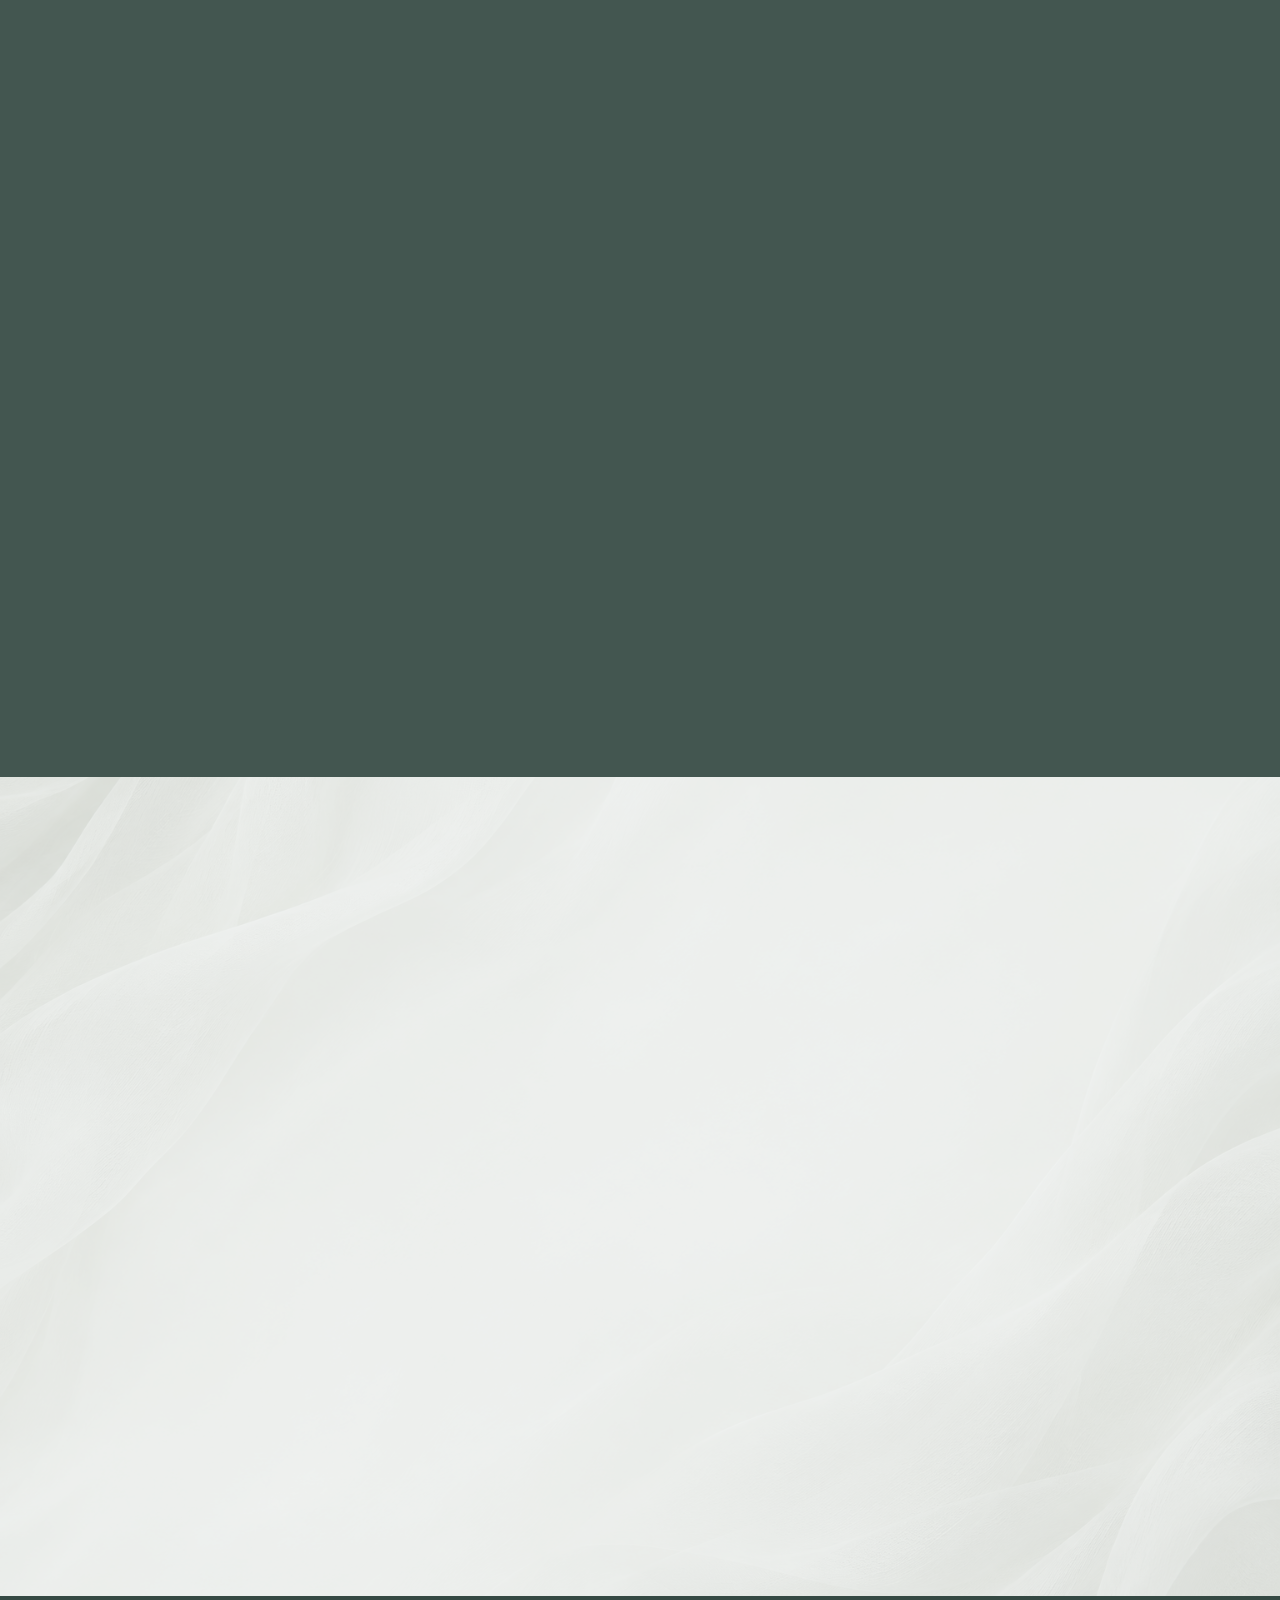
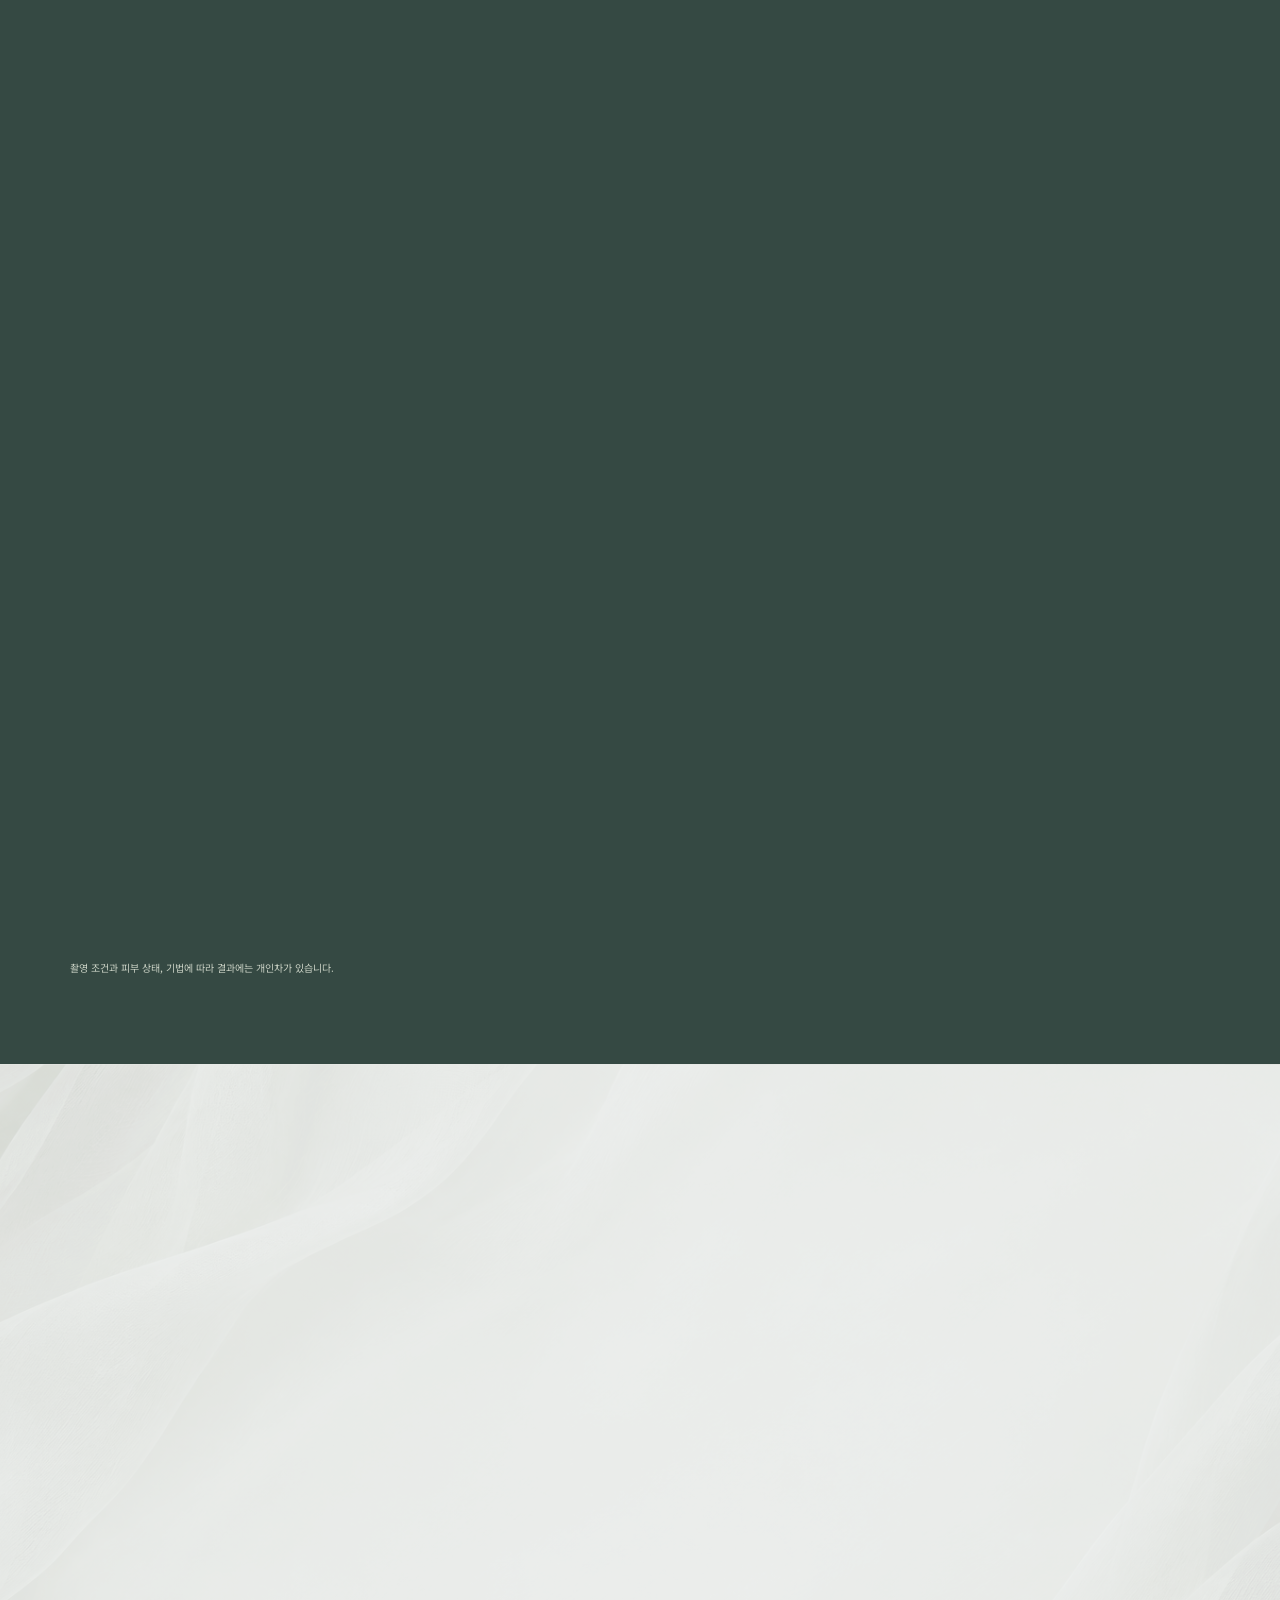
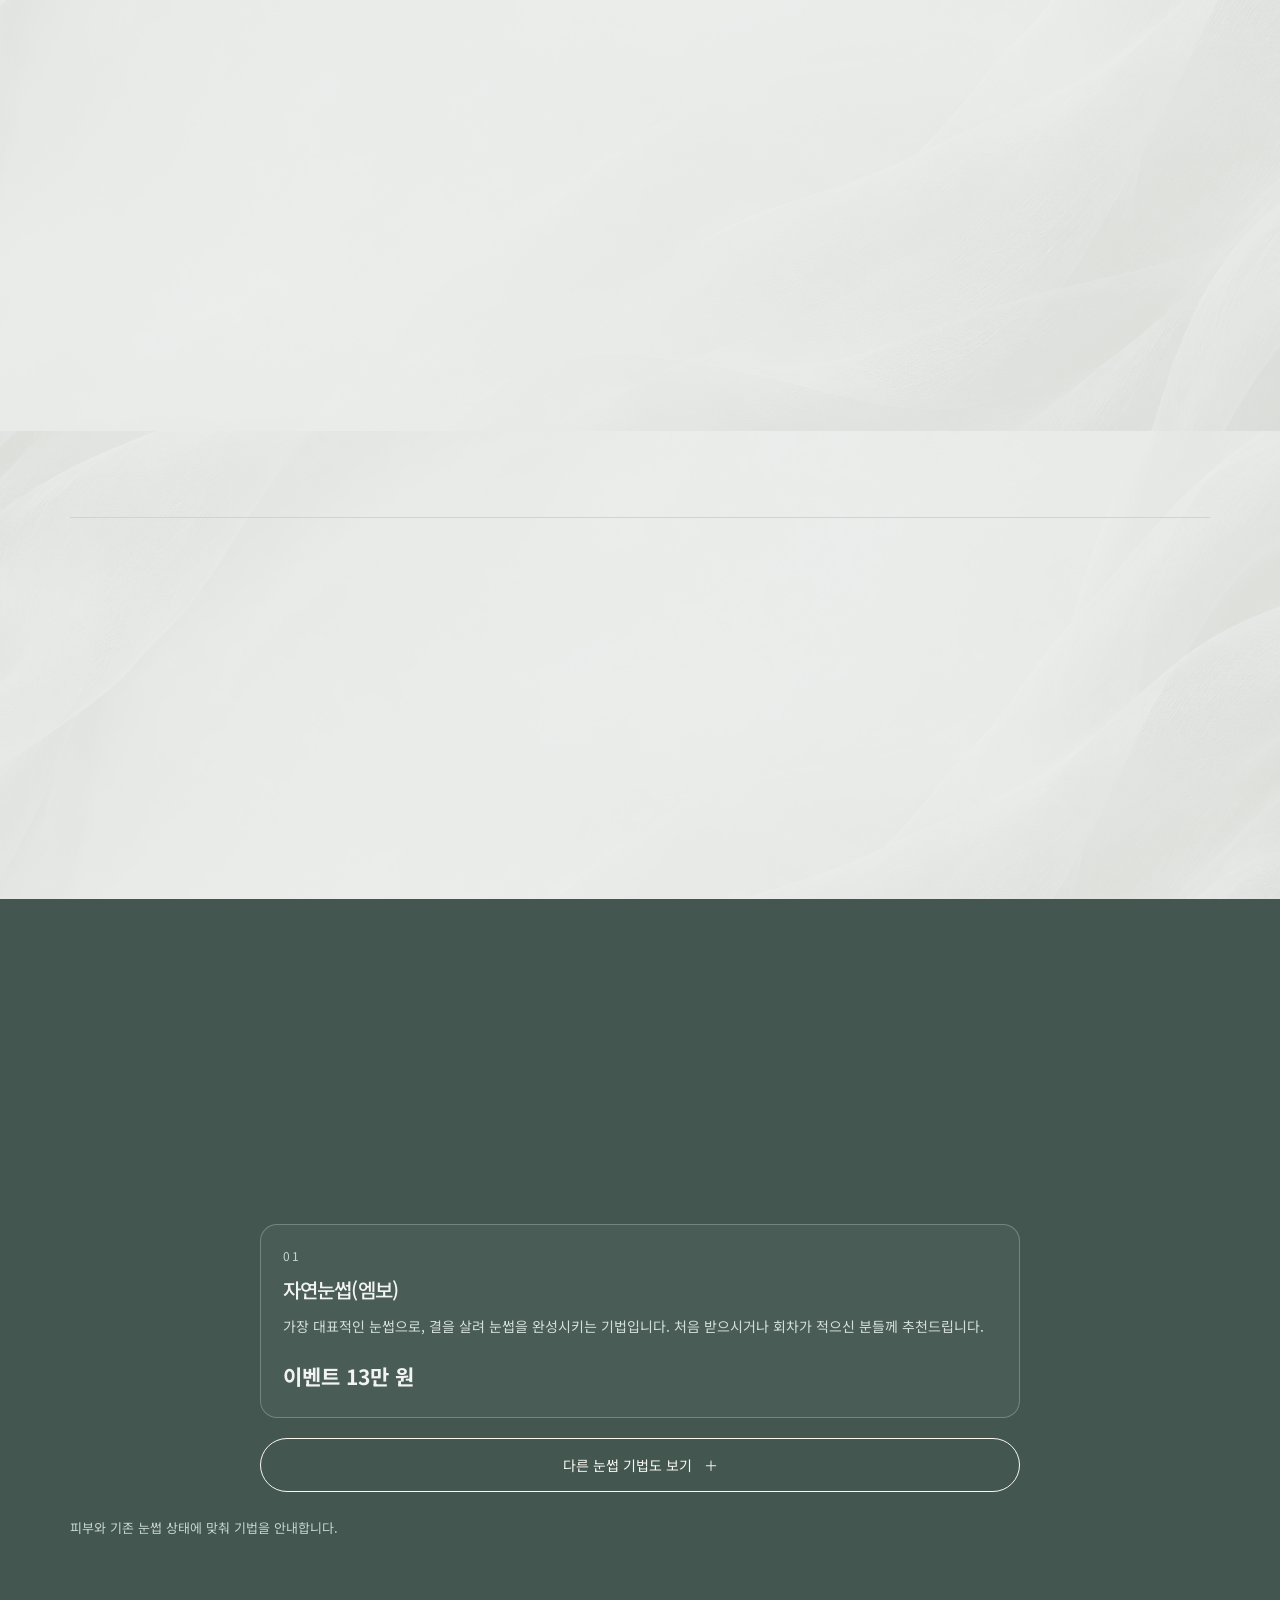
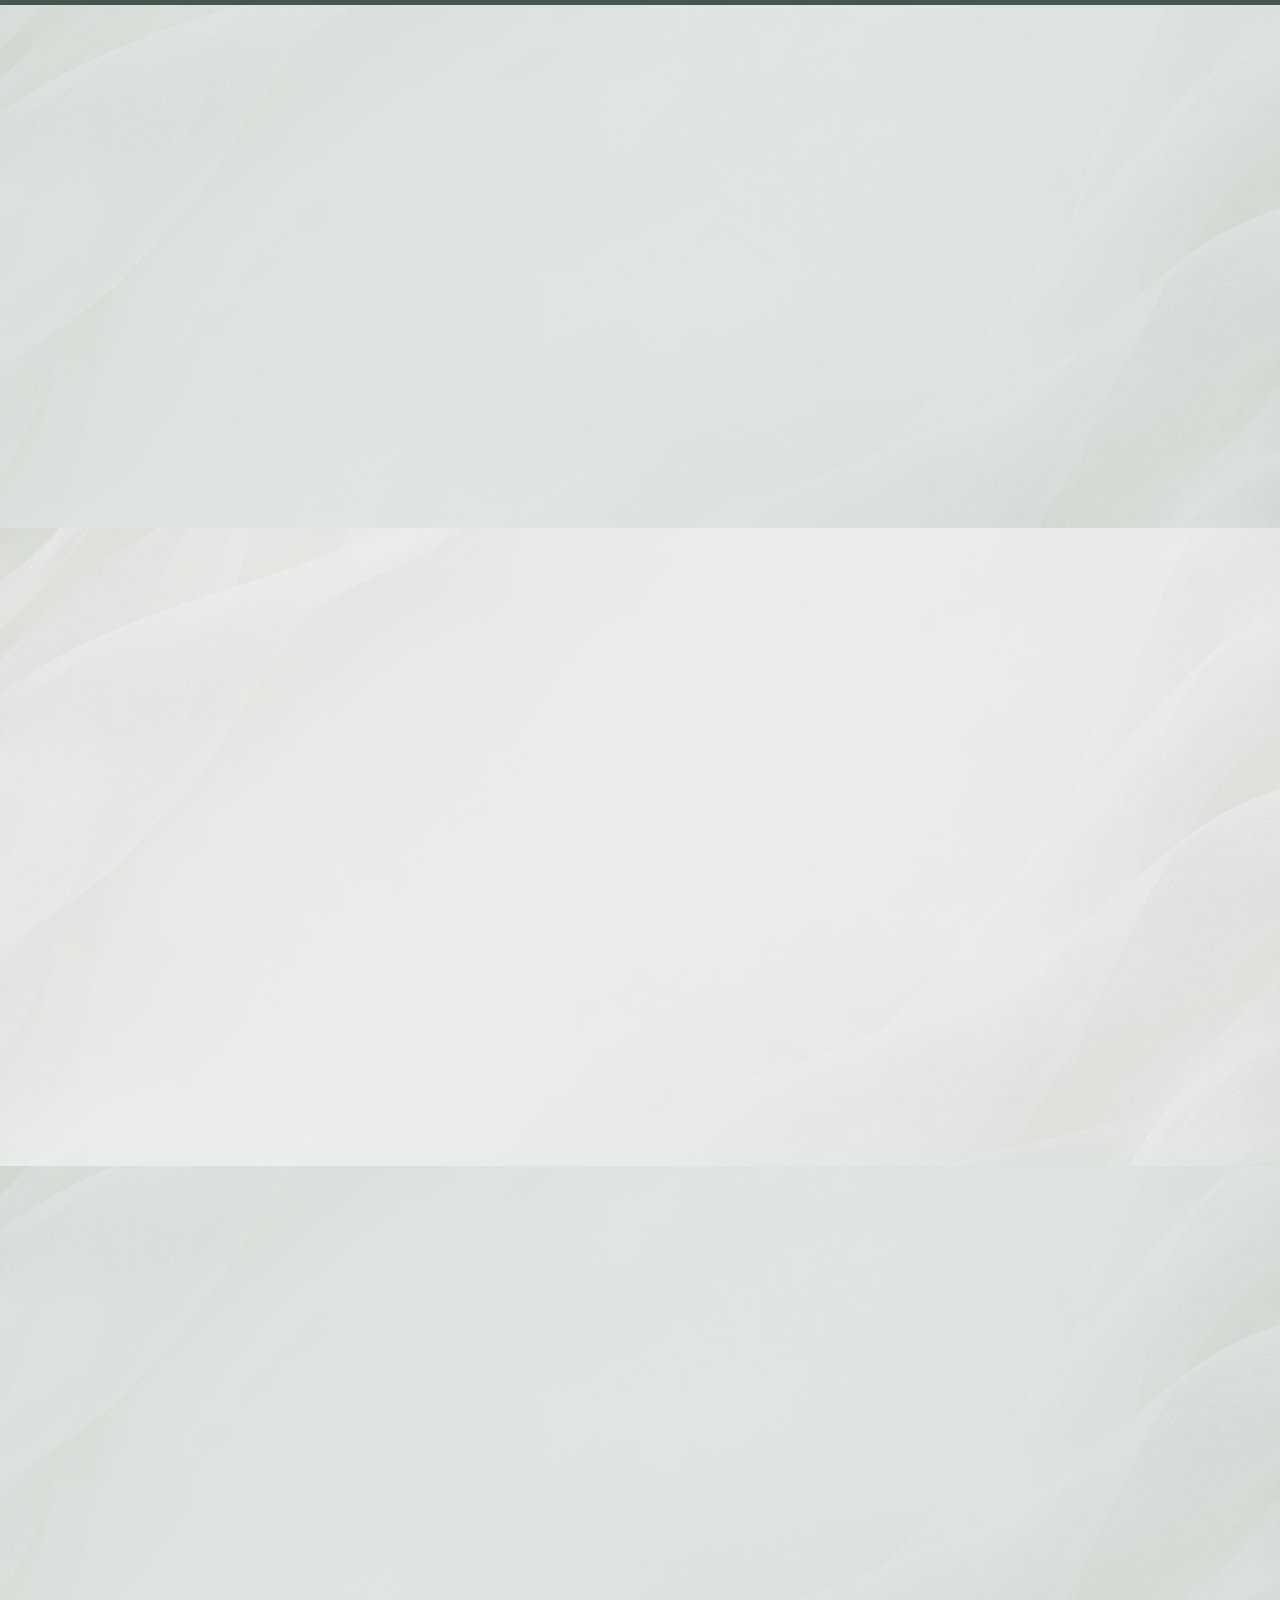
<file: men.html>
<!doctype html><html lang="ko"><head><meta charset="utf-8"><meta name="viewport" content="width=device-width,initial-scale=1"><meta name="robots" content="noindex,nofollow"><meta name="theme-color" content="#435650"><title>윌로우라인 | 광주 남자눈썹 · 1:1 맞춤 눈썹 디자인</title><meta name="description" content="광주 서구 윌로우라인 남자눈썹. 실제 시술 사례와 맞춤 상담, 자연눈썹 이벤트 13만 원 안내."><meta property="og:title" content="윌로우라인 · 광주 남자눈썹"><meta property="og:description" content="얼굴과 눈썹의 균형을 살피는 1:1 디자인. 실제 사례와 상담 안내."><meta property="og:type" content="website"><meta property="og:image" content="https://willowline.github.io/director-men.jpg?v=profile67"><meta property="og:url" content="https://willowline.github.io/men.html"><link rel="canonical" href="https://willowline.github.io/men.html"><link rel="icon" href="./favicon.svg"><link rel="preconnect" href="https://fonts.googleapis.com"><link rel="preconnect" href="https://fonts.gstatic.com" crossorigin><link href="https://fonts.googleapis.com/css2?family=Cormorant+Garamond:wght@400;500&family=Noto+Sans+KR:wght@400;500;600;700&display=swap" rel="stylesheet"><link rel="stylesheet" href="./site.css?v=studio-motion49"><script>if('scrollRestoration'in history)history.scrollRestoration='manual';if(performance.getEntriesByType('navigation')[0]?.type==='reload'){if(location.hash)history.replaceState(history.state,'',location.pathname+location.search);addEventListener('pageshow',()=>{scrollTo({top:0,left:0,behavior:'instant'});requestAnimationFrame(()=>scrollTo({top:0,left:0,behavior:'instant'}))})}</script><style>.compare-crop.horizontal{aspect-ratio:658/1195}.compare-crop.horizontal img,.compare-crop.horizontal.after img{top:0;width:200%;height:auto}.compare-crop.horizontal.after img{left:-100%}</style><link rel="stylesheet" href="./studio-layout.css?v=studio-motion49"><style>/* Men gallery55: continuous two-column actual cases, gentle repeat entrances. */
.men.reference-layout #work .gallery-grid{display:grid;grid-template-columns:repeat(2,minmax(0,1fr));gap:30px 24px}
.men.reference-layout #work .case-photo img{width:100%;aspect-ratio:3/4;object-fit:contain}
.men.reference-layout #work .motion-reveal[data-motion]{transform:translateY(18px);clip-path:none;transition:opacity .85s ease var(--motion-delay,0ms),transform 1s cubic-bezier(.2,.65,.3,1) var(--motion-delay,0ms)}
.men.reference-layout #work .motion-reveal.motion-visible,.men.reference-layout #work .motion-reveal:focus-within{transform:none;opacity:1;clip-path:none}
@media(max-width:850px){.men.reference-layout #work .gallery-grid{gap:22px 12px}.men.reference-layout #work .case-meta{padding:10px;font-size:9px}}
@media(prefers-reduced-motion:reduce){.men.reference-layout #work .motion-reveal[data-motion]{transform:none;transition:opacity .8s ease var(--motion-delay,0ms)!important}}
</style><style>/* men61: same price and consultation bounce on desktop and mobile. */
body.men.reference-layout .hero-event strong{display:inline-block;animation:studioPriceBounce 4.6s ease-in-out infinite!important}
body.men.reference-layout #price .offer-price{width:fit-content;transform-origin:left bottom;animation:studioPriceBounce 4.6s .3s ease-in-out infinite!important}
body.men.reference-layout #price .offer-price strong{animation:none!important}
body.men.reference-layout .men-panel .actions a[href*="pf.kakao.com"],body.men.reference-layout #price .actions a[href*="pf.kakao.com"],body.men.reference-layout .reserve .actions a[href*="pf.kakao.com"]{animation:studioLabelBounce 4.8s ease-in-out infinite!important}
body.men.reference-layout .booking .booking-label{animation:studioLabelBounce 5s ease-in-out infinite!important}
body.men.reference-layout .booking .pill:nth-child(2) .booking-label{animation-delay:.4s!important}
</style><style>.men.reference-layout #work .case{border:0;padding:0;background:transparent}.men.reference-layout #work .case-meta{display:none}</style><link rel="stylesheet" href="./light-texture.css?v=light66"><link rel="stylesheet" href="./process-mobile.css?v=process78"><link rel="stylesheet" href="./techniques.css?v=sage85"><link rel="stylesheet" href="./booking-motion.css?v=regular96"><link rel="stylesheet" href="./video-cards.css?v=film-first92"><style>body.men.reference-layout .booking>a.pill,body.men.reference-layout .booking a .booking-label{font-weight:400!important}</style><link rel="stylesheet" href="./technique-expand.css?v=compact110"><link rel="stylesheet" href="./service-icons.css?v=106"><style>body.men.reference-layout .men-hero{background:#435650}</style><script src="./meta-pixel.js?v=114" defer></script></head><body class="men reference-layout"><a class="skip" href="#main">본문 바로가기</a><header class="top"><div class="wrap top-inner"><a class="brand" href="./index.html" aria-label="윌로우라인 자연눈썹 홈">WILLOW LINE</a><nav class="main-nav" aria-label="주요 메뉴"><div class="category"><a href="./index.html">자연눈썹</a><a href="./men.html" aria-current="page">남자눈썹</a></div><div class="section-nav" id="section-nav"><a href="#method">방식</a><a href="#work">시술 사례</a><a href="#price">가격</a><a href="#space">공간</a><a href="#location">오시는 길</a><a href="#faq">FAQ</a></div></nav><a class="header-cta" href="https://pf.kakao.com/_fxhxkMG" target="_blank" rel="noopener noreferrer">카카오톡으로 상담하기</a><button class="menu-button" type="button" aria-label="페이지 메뉴" aria-controls="section-nav" aria-expanded="false">☰</button></div></header><main id="main"><section class="men-brand91" id="brand-film"><video autoplay muted loop playsinline src="./men-brand.mp4"></video><div class="copy"><span class="eyebrow">WILLOW LINE · MEN’S BROW</span><div class="brand">WILLOW LINE</div><h1>머리는 매달 자르면서,<br>눈썹은 몇 년째 그대로인가요?</h1><a class="pill btn" href="#work">시술사진 보기 ↓</a></div><span class="label">브랜드 이미지 영상</span></section><section class="men-hero" id="top"><div class="wrap"><div class="men-panel"><span class="eyebrow">WILLOW LINE · MEN’S BROW</span><h1>눈썹은 자연스럽게,<br><em>인상은 더 또렷하게.</em></h1><p>기존 눈썹의 결, 얼굴의 균형.<br>나에게 맞는 두께와 흐름부터 찾습니다.</p><div class="compare-label">BEFORE & AFTER · 윌로우라인 실제 고객 사례</div><div class="compare-pair"><figure class="compare-tile"><div class="compare-crop horizontal"><img src="./men-hero-nov06.jpg" alt="남성 눈썹 시술 전" fetchpriority="high"></div><figcaption>BEFORE · 시술 전</figcaption></figure><figure class="compare-tile"><div class="compare-crop horizontal after"><img src="./men-hero-nov06.jpg" alt="남성 눈썹 시술 후"></div><figcaption>AFTER · 시술 후</figcaption></figure></div><p class="note">동일 고객의 시술 전·후입니다. 표정과 눈의 개폐 등 촬영 조건에 차이가 있습니다.</p><div class="hero-event men-event"><span>자연눈썹 이벤트</span><strong>13만 원<small class="price-from">부터</small></strong></div><div class="actions" style="justify-content:center"><a class="pill solid" href="https://pf.kakao.com/_fxhxkMG" target="_blank" rel="noopener noreferrer"><span class="service-icon106 kakao" aria-hidden="true"></span>내 눈썹 상담하기 ↗</a><a class="pill" href="#work">실제 사례 더 보기 ↓</a></div></div></div></section><section class="section director-section" id="director"><div class="wrap director-grid"><figure class="director-photo"><img src="./director-men.jpg" loading="lazy" alt="윌로우라인 류주현 원장 프로필 사진"><figcaption><strong>류주현 원장</strong><span>윌로우라인 · 반영구 시술 경력 4년 차</span></figcaption></figure><div class="director-content"><span class="eyebrow">DIRECTOR / WILLOW LINE</span><h2 class="statement">진한 눈썹보다,<br>나에게 맞는 인상.</h2><p class="director-lead">눈썹만 채우기보다, 얼굴의 균형을 먼저 살핍니다.</p><p>골격과 눈매, 기존 눈썹의 모량과 결 방향, 피부와 잔흔까지.<br>원하는 분위기를 충분히 듣고 어울리는 디자인과 기법을 안내합니다.</p><dl class="director-facts"><div><dt>피부미용 국가기술자격</dt><dd>피부와 작업의 기본부터 세심하게</dd></div><div><dt>헤어스트록 부문 대회 수상</dt><dd>눈썹 결의 방향과 연결을 연구합니다</dd></div><div><dt>결 패턴 연구 · 소묘 수업 이수</dt><dd>자연스러운 흐름과 입체감을 위한 연습</dd></div></dl></div></div></section><section class="section gallery-section men-gallery" id="work"><div class="wrap"><div class="head"><span class="eyebrow">MEN’S REAL WORK</span><h2 class="title">작은 결의 차이,<br>인상의 변화를 확인하세요.</h2></div><div class="gallery-grid"><button class="case" data-photo="./gallery-men-01.jpg" data-category="men" data-caption="남자눈썹 실제 시술 사례 01 · 촬영 조건과 시술 결과에는 개인차가 있습니다." aria-label="남자눈썹 실제 시술 사례 01 크게 보기"><div class="case-photo"><img src="./gallery-men-01.jpg" loading="lazy" alt="남자눈썹 실제 시술 사례 01"></div></button><button class="case" data-photo="./gallery-men-02.jpg" data-category="men" data-caption="남자눈썹 실제 시술 사례 02 · 촬영 조건과 시술 결과에는 개인차가 있습니다." aria-label="남자눈썹 실제 시술 사례 02 크게 보기"><div class="case-photo"><img src="./gallery-men-02.jpg" loading="lazy" alt="남자눈썹 실제 시술 사례 02"></div></button><button class="case" data-photo="./gallery-men-03.jpg" data-category="men" data-caption="남자눈썹 실제 시술 사례 03 · 촬영 조건과 시술 결과에는 개인차가 있습니다." aria-label="남자눈썹 실제 시술 사례 03 크게 보기"><div class="case-photo"><img src="./gallery-men-03.jpg" loading="lazy" alt="남자눈썹 실제 시술 사례 03"></div></button><button class="case" data-photo="./gallery-men-04.jpg" data-category="men" data-caption="남자눈썹 실제 시술 사례 04 · 촬영 조건과 시술 결과에는 개인차가 있습니다." aria-label="남자눈썹 실제 시술 사례 04 크게 보기"><div class="case-photo"><img src="./gallery-men-04.jpg" loading="lazy" alt="남자눈썹 실제 시술 사례 04"></div></button><button class="case" data-photo="./gallery-men-05.jpg" data-category="men" data-caption="남자눈썹 실제 시술 사례 05 · 촬영 조건과 시술 결과에는 개인차가 있습니다." aria-label="남자눈썹 실제 시술 사례 05 크게 보기"><div class="case-photo"><img src="./gallery-men-05.jpg" loading="lazy" alt="남자눈썹 실제 시술 사례 05"></div></button><button class="case" data-photo="./gallery-men-06.jpg" data-category="men" data-caption="남자눈썹 실제 시술 사례 06 · 촬영 조건과 시술 결과에는 개인차가 있습니다." aria-label="남자눈썹 실제 시술 사례 06 크게 보기"><div class="case-photo"><img src="./gallery-men-06.jpg" loading="lazy" alt="남자눈썹 실제 시술 사례 06"></div></button><button class="case" data-photo="./gallery-men-07.jpg" data-category="men" data-caption="남자눈썹 실제 시술 사례 07 · 촬영 조건과 시술 결과에는 개인차가 있습니다." aria-label="남자눈썹 실제 시술 사례 07 크게 보기"><div class="case-photo"><img src="./gallery-men-07.jpg" loading="lazy" alt="남자눈썹 실제 시술 사례 07"></div></button><button class="case" data-photo="./gallery-men-08.jpg" data-category="men" data-caption="남자눈썹 실제 시술 사례 08 · 촬영 조건과 시술 결과에는 개인차가 있습니다." aria-label="남자눈썹 실제 시술 사례 08 크게 보기"><div class="case-photo"><img src="./gallery-men-08.jpg" loading="lazy" alt="남자눈썹 실제 시술 사례 08"></div></button><button class="case" data-photo="./gallery-men-09.jpg" data-category="men" data-caption="남자눈썹 실제 시술 사례 09 · 촬영 조건과 시술 결과에는 개인차가 있습니다." aria-label="남자눈썹 실제 시술 사례 09 크게 보기"><div class="case-photo"><img src="./gallery-men-09.jpg" loading="lazy" alt="남자눈썹 실제 시술 사례 09"></div></button><button class="case" data-photo="./gallery-men-10.jpg" data-category="men" data-caption="남자눈썹 실제 시술 사례 10 · 촬영 조건과 시술 결과에는 개인차가 있습니다." aria-label="남자눈썹 실제 시술 사례 10 크게 보기"><div class="case-photo"><img src="./gallery-men-10.jpg" loading="lazy" alt="남자눈썹 실제 시술 사례 10"></div></button></div><p class="note">촬영 조건과 피부 상태, 기법에 따라 결과에는 개인차가 있습니다.</p></div></section><section class="section process" id="method"><div class="wrap"><div class="head"><span class="eyebrow">THE PROCESS</span><h2 class="title">상담부터 관리 안내까지.</h2><p class="desc">기법을 미리 정하지 않으셔도 괜찮아요. 지금 눈썹 사진과 원하는 느낌부터 알려주세요.</p></div><div class="process-photos"><figure><img src="./process-talk.jpg" loading="lazy" alt="윌로우라인 실제 01 · 상담 모습"><figcaption><span>01 · 상담</span><p class="process-caption-desc">기존 경험과 원하는 느낌, 걱정되는 부분을 나눕니다.</p></figcaption></figure><figure><video class="process-video" autoplay muted loop playsinline disablepictureinpicture disableremoteplayback preload="metadata" poster="./process-design-poster.png" aria-label="얼굴과 눈썹 디자인 확인 영상"><source src="./process-design.mp4" type="video/mp4"></video><figcaption><span>02 · 디자인 확인</span><p class="process-caption-desc">모량과 결 방향, 골격과 피부·잔흔을 살핍니다.</p></figcaption></figure><figure><video class="process-video" autoplay muted loop playsinline disablepictureinpicture disableremoteplayback preload="metadata" poster="./process-treatment-poster.png" aria-label="섬세한 시술 과정 영상"><source src="./process-treatment.mp4" type="video/mp4"></video><figcaption><span>03 · 디자인 및 섬세한 작업</span><p class="process-caption-desc">어울리는 디자인과 기법을 설명하고 피부 반응을 살피며 진행합니다.</p></figcaption></figure></div></div></section><section class="section faq" id="faq"><div class="wrap faq-grid"><div><div class="head"><span class="eyebrow">FAQ</span><h2 class="title">자주 묻는 질문.</h2></div></div><div><details><summary>시술 후 바로 일상생활이 가능한가요?</summary><p>일상생활이 가능한 경우가 많지만 초기 진한 색감·붉어짐·각질이 있을 수 있습니다. 중요한 일정이 있다면 가능하면 3~4주 여유를 두고 미리 상담해 주세요.</p></details><details><summary>유지 기간은 얼마나 되나요?</summary><p>일반적으로 약 1~2년이나 피부 타입과 생활 습관, 기법에 따라 개인차가 있습니다.</p></details><details><summary>어떻게 예약하나요?</summary><p>카카오톡 채널로 희망 일정과 원하는 느낌을 알려주세요. 기존 반영구 경험이나 잔흔이 있다면 현재 눈썹 사진도 보내주시면 도움이 됩니다.</p></details><details><summary>리터치가 포함된 가격인가요?</summary><p>2차 작업의 포함 여부·일정·비용과 세부 예약 조건은 상담에서 확인해 주세요. 현재 눈썹 상태에 맞는 작업 방향과 함께 안내드립니다.</p></details></div></div></section><section class="section techniques84" id="price"><div class="wrap"><div class="head"><span class="eyebrow">BROW TECHNIQUES</span><h2 class="title">내 눈썹에는<br>어떤 기법이 어울릴까요?</h2><p class="desc">결을 살릴지, 음영을 더할지.<br>지금 눈썹과 원하는 느낌에 맞춰 함께 고릅니다.</p></div><div class="technique-stack103"><article class="technique-card84"><span class="technique-num84">01</span><h3>자연눈썹(엠보)</h3><p>가장 대표적인 눈썹으로, 결을 살려 눈썹을 완성시키는 기법입니다. 처음 받으시거나 회차가 적으신 분들께 추천드립니다.</p><strong>이벤트 13만 원</strong></article><details class="technique-expand103"><summary>다른 눈썹 기법도 보기 <span class="plus103">＋</span></summary><div class="technique-rest103"><article class="technique-card84"><span class="technique-num84">02</span><h3>섀도우눈썹</h3><p>점으로 채우는 기법으로 아이브로우로 그린 듯 부드럽지만 자연눈썹(엠보)보다 또렷한 눈썹으로 완성됩니다. 모량이 많으신 분들께 추천드립니다.</p><strong>16만 원</strong></article><article class="technique-card84"><span class="technique-num84">03</span><h3>콤보눈썹</h3><p>결표현과 점이 동시에 들어가는 기법으로, 뒷쪽 모량이 적으신 분들께 추천드립니다.</p><strong>17만 원</strong></article><article class="technique-card84"><span class="technique-num84">04</span><h3>헤어스트록눈썹</h3><p>바늘 하나로 눈썹결을 그리는 방식으로, 깃털처럼 표현하여 가장 자연스러운 눈썹을 연출해드립니다. 통증에 예민하시거나 회차가 많으신 분들께는 필수입니다.</p><strong>25만 원</strong></article></div></details></div><p class="technique-note84">피부와 기존 눈썹 상태에 맞춰 기법을 안내합니다.</p></div></section><section class="section reserve" id="reserve"><div class="wrap"><span class="eyebrow">YOUR NEXT STEP</span><h2 class="title">내 눈썹의 고민,<br>상담부터 시작해 보세요.</h2><p class="desc">현재 눈썹 사진과 원하는 분위기, 방문 희망 일정을 알려주세요.<br>어떤 기법이 어울릴지 몰라도 괜찮습니다.</p><div class="actions"><a class="pill" href="https://pf.kakao.com/_fxhxkMG" target="_blank" rel="noopener noreferrer"><span class="service-icon106 kakao" aria-hidden="true"></span>카카오톡으로 상담하기</a><a class="pill solid" href="https://map.naver.com/p/entry/place/2011356206?placePath=%2Fhome" target="_blank" rel="noopener noreferrer"><span class="service-icon106 naver" aria-hidden="true">N</span>네이버 플레이스</a></div><small>예약 확정과 상세 조건은 매장 안내를 확인해 주세요.</small></div></section><section class="section space" id="space"><div class="wrap"><div class="head"><span class="eyebrow">SPACE</span><h2 class="title">윌로우라인의 공간.</h2><p class="desc">상담과 작업에 집중할 수 있도록, 고객별 위생관리와 공간의 청결을 기본으로 지킵니다.</p></div><div class="space-grid"><img src="./studio.jpg" loading="lazy" alt="윌로우라인 매장 전경"><img src="./space-treatment.jpg" loading="lazy" alt="윌로우라인 시술 공간"><img src="./space-detail.jpg" loading="lazy" alt="윌로우라인 매장 내부"></div></div></section><section class="section location" id="location"><div class="wrap location-grid"><div><div class="head"><span class="eyebrow">LOCATION</span><h2 class="title">광주 서구, 윌로우라인.</h2><p class="desc">방문 전 네이버 플레이스에서 위치를 확인해 주세요.</p></div></div><div><dl><div><dt>주소</dt><dd>전남광주통합특별시 서구 쌍촌동 891-19 1층</dd></div><div><dt>운영시간</dt><dd>평일 10:00–20:00<br>주말 10:00–18:00<br>일요일은 사전 요청 시 운영 가능</dd></div><div><dt>상담·예약</dt><dd>카카오톡 채널로 현재 눈썹과 원하는 느낌을 알려주세요.</dd></div></dl><a class="text-link" href="https://map.naver.com/p/entry/place/2011356206?placePath=%2Fhome" target="_blank" rel="noopener noreferrer">네이버 지도에서 위치 확인 ↗</a></div></div></section></main><footer class="footer"><div class="wrap"><div><div class="brand">WILLOW LINE</div><p>윌로우라인 · 원장 류주현<br>전남광주통합특별시 서구 쌍촌동 891-19 1층<br>시술 결과는 피부 타입·기법·관리 방법에 따라 개인차가 있습니다.<br>© WILLOW LINE. All rights reserved.</p></div><div class="social"><a class="" href="https://www.instagram.com/willow__line" target="_blank" rel="noopener noreferrer">Instagram</a><a class="" href="https://blog.naver.com/rjh9609" target="_blank" rel="noopener noreferrer">Blog</a><a class="" href="https://pf.kakao.com/_fxhxkMG" target="_blank" rel="noopener noreferrer">KakaoTalk</a></div></div></footer><div class="booking" aria-label="빠른 상담과 위치 확인"><a class="pill" href="https://pf.kakao.com/_fxhxkMG" target="_blank" rel="noopener noreferrer"><span class="service-icon106 kakao" aria-hidden="true"></span>카카오톡 상담</a><a class="pill solid" href="https://map.naver.com/p/entry/place/2011356206?placePath=%2Fhome" target="_blank" rel="noopener noreferrer"><span class="service-icon106 naver" aria-hidden="true">N</span>네이버 플레이스</a></div><dialog aria-label="윌로우라인 실제 시술 사례"><button type="button" aria-label="사진 닫기">×</button><img src="./result-01.jpg" alt=""><p></p></dialog><script src="./site.js?v=studio-motion49" defer></script><noscript><img height="1" width="1" style="display:none" alt="" src="https://www.facebook.com/tr?id=2621915264921910&amp;ev=PageView&amp;noscript=1"></noscript></body></html>
</file>
<file: site.css>
:root{--bg:#f5f2e9;--surface:#ece9df;--ink:#30372d;--muted:#6c6d61;--green:#4d5b46;--line:#d5d5c9;--soft:#dce1d3;--white:#fdfcf8}*{box-sizing:border-box}html{scroll-behavior:smooth;scroll-padding-top:100px}body{margin:0;background:var(--bg);color:var(--ink);font:14px/1.9 'Noto Sans KR',sans-serif;word-break:keep-all}body.men{--bg:#f2f4f3;--surface:#e4e9e7;--ink:#2e3b36;--muted:#68756f;--green:#435650;--line:#cdd5d1;--soft:#d6e1db;--white:#f9fbfa}h1,h2,h3,p,figure{margin:0}h1,h2,h3{font-weight:500;letter-spacing:-.045em;line-height:1.55}p{color:var(--muted)}a{color:inherit;text-decoration:none}img,video{display:block;max-width:100%;height:auto}button{font:inherit;color:inherit;cursor:pointer}button,a,summary{-webkit-tap-highlight-color:transparent}button:focus-visible,a:focus-visible,summary:focus-visible{outline:2px solid var(--green);outline-offset:5px}.wrap{width:min(1140px,calc(100% - 96px));margin:auto}.section{padding:95px 0}.eyebrow{display:block;font-size:10px;letter-spacing:.16em;color:var(--green);margin-bottom:20px}.title{font-size:34px;line-height:1.6}.desc{font-size:13px;line-height:2;max-width:600px;margin-top:17px}.head{margin-bottom:35px}.head.inline{display:flex;justify-content:space-between;align-items:end;gap:35px}.head.inline .desc{max-width:390px;margin:0}.top{position:sticky;top:0;background:var(--bg);z-index:30;border-bottom:1px solid var(--line)}.top-inner{display:flex;align-items:center;justify-content:space-between;gap:28px;min-height:76px}.brand{font:500 22px/1 'Cormorant Garamond',Georgia,serif;letter-spacing:.12em;white-space:nowrap}.main-nav{display:flex;align-items:center;gap:20px;font-size:11px}.category{display:flex;gap:21px;margin-right:8px}.category a{position:relative;padding:24px 0;font-size:12px;white-space:nowrap}.category a[aria-current=page]{font-weight:600;color:var(--green)}.category a[aria-current=page]:after{content:'';position:absolute;bottom:15px;left:0;right:0;height:1px;background:var(--green)}.section-nav{display:flex;gap:17px;white-space:nowrap}.header-cta{font-size:10px;border:1px solid #98a38f;border-radius:30px;padding:9px 17px;white-space:nowrap}.menu-button{display:none;border:0;background:none;width:32px;height:36px;font-size:21px}.pill{display:inline-flex;justify-content:center;align-items:center;gap:15px;min-height:49px;padding:11px 22px;border-radius:40px;font-size:12px;border:1px solid var(--green);background:transparent;color:var(--green);transition:background .2s,color .2s}.pill.solid{background:var(--green);color:var(--white)}.pill:hover{background:var(--soft)}.pill.solid:hover{background:var(--ink)}.actions{display:flex;gap:12px;flex-wrap:wrap;margin-top:27px}.text-link{display:inline-block;font-size:12px;padding-bottom:6px;border-bottom:1px solid var(--line)}.hero{padding:72px 0 85px}.hero-grid{display:grid;grid-template-columns:.85fr 1.15fr;gap:70px;align-items:center}.hero h1{font-size:43px;line-height:1.65;letter-spacing:-.06em}.hero .eyebrow{margin-bottom:27px}.hero p{font-size:14px;line-height:2.15;margin-top:30px}.hero .crosslink{margin-top:24px}.hero .info{font-size:11px;line-height:2;margin-top:24px}.hero-media{position:relative}.hero-media img{width:100%;aspect-ratio:4/3;object-fit:cover;object-position:50% 38%}.hero-media .caption{position:absolute;bottom:18px;left:20px;color:white;text-shadow:0 1px 8px #263125c7;font-size:9px;letter-spacing:.1em}.gallery-section{background:var(--ink);color:var(--white)}.gallery-section .eyebrow{color:#b8c5ad}.gallery-section .desc,.gallery-section .note{color:#c0c9b9}.filters{display:flex;gap:8px;flex-wrap:wrap;margin:0 0 25px}.filter{border:1px solid #9da692;background:none;color:var(--white);border-radius:25px;font-size:10px;padding:7px 17px;min-height:35px}.filter[aria-pressed=true]{background:var(--white);color:var(--green);border-color:var(--white)}.gallery-grid{display:grid;grid-template-columns:repeat(3,minmax(0,1fr));gap:20px}.case{padding:0;background:transparent;border:0;color:inherit;text-align:left}.case[hidden]{display:none}.case-photo{background:var(--surface);position:relative;overflow:hidden}.case img{width:100%;aspect-ratio:3/4;object-fit:contain;transition:transform .4s}.case:hover img{transform:scale(1.025)}.case-meta{display:flex;justify-content:space-between;gap:10px;font-size:10px;padding-top:12px;color:#d4dccd}.case-meta b{font-size:16px;font-weight:400}.more{display:block;width:100%;background:transparent;color:var(--white);border:1px solid #667260;min-height:48px;margin-top:24px;font-size:11px}.more[hidden]{display:none}.note{font-size:10px;line-height:1.9;margin-top:18px;color:var(--muted)}.cta-row{display:flex;justify-content:center;gap:14px;padding:27px 24px;border-bottom:1px solid var(--line)}.director-grid{display:grid;grid-template-columns:.85fr 1.15fr;gap:80px;align-items:center}.director-photo{position:relative}.director-photo img{width:100%;max-height:580px;object-fit:cover}.director-photo figcaption{font-size:11px;padding-top:15px;line-height:1.9;color:var(--muted)}.director-content .statement{font-size:32px;letter-spacing:-.04em;line-height:1.7}.director-content p{font-size:13px;line-height:2.1;margin-top:22px}.credentials{display:flex;gap:10px 18px;flex-wrap:wrap;margin-top:25px;font-size:10px;color:var(--green)}.philosophy{background:var(--surface);text-align:center}.philosophy .wrap{max-width:800px}.philosophy p{font-size:14px;line-height:2.1;margin:24px auto 0;max-width:650px}.concerns-grid{display:grid;grid-template-columns:repeat(4,minmax(0,1fr));gap:28px}.concern{border-top:1px solid var(--line);padding-top:22px}.concern .n{font-size:10px;color:#89977f;letter-spacing:.12em}.concern h3{font-size:16px;margin-top:18px}.concern p{font-size:12px;line-height:2;margin-top:12px}.review{border-top:1px solid var(--line);padding-top:42px;margin-top:50px;display:flex;align-items:center;justify-content:space-between;gap:40px}.review h3{font-size:22px}.review p{font-size:12px;max-width:620px;margin-top:12px}.review .text-link{white-space:nowrap}.process{background:var(--surface)}.process-photos{display:grid;grid-template-columns:repeat(3,minmax(0,1fr));gap:16px;margin-bottom:35px}.process-photos img{width:100%;aspect-ratio:4/3;object-fit:cover}.process-photos figcaption{font-size:10px;margin-top:10px;color:var(--muted)}.steps{display:grid;grid-template-columns:repeat(4,minmax(0,1fr));gap:25px;list-style:none;padding:0;margin:0}.step{border-top:1px solid #b9c4b4;padding-top:18px}.step>span{font-size:10px;letter-spacing:.13em;color:var(--green)}.step h3{font-size:17px;margin:13px 0 10px}.step p{font-size:12px;line-height:1.95}.price-grid{display:grid;grid-template-columns:.8fr 1.2fr;gap:85px}.offer{border:1px solid var(--line);padding:32px}.offer h3{font-size:18px}.offer .offer-type{font-size:11px;margin-top:6px}.offer-label{font-size:10px;margin-top:26px;color:var(--muted)}.offer-price{display:flex;align-items:baseline;gap:16px;margin:7px 0 15px}.offer-price del{font-size:13px;color:var(--muted)}.offer-price strong{font-size:42px;letter-spacing:-.04em;font-weight:500;color:var(--green)}.offer-price strong span{font-size:14px;margin-left:4px}.offer ul{padding:18px 0 0;margin:22px 0 0;border-top:1px solid var(--line);list-style:none;font-size:12px;color:var(--muted)}.offer li{margin:5px 0}.offer .actions{margin-top:25px}.other-prices{margin-top:22px}.other-prices summary{font-size:12px;cursor:pointer;padding:12px 0}.prices{margin:0}.prices div{display:flex;justify-content:space-between;border-top:1px solid var(--line);padding:12px 0;font-size:12px}.prices dd{margin:0}.space-grid{display:grid;grid-template-columns:1.6fr 1fr 1fr;gap:16px;margin-top:30px}.space-grid img{height:290px;object-fit:cover;width:100%}.space{background:var(--surface)}.location-grid{display:grid;grid-template-columns:.8fr 1.2fr;gap:85px}.location dl{margin:0}.location dl div{display:grid;grid-template-columns:90px 1fr;gap:20px;border-bottom:1px solid var(--line);padding:18px 0;font-size:12px}.location dl div:first-child{padding-top:0}.location dt{color:var(--muted)}.location dd{margin:0}.location .text-link{margin-top:25px}.faq{padding-top:0}.faq-grid{display:grid;grid-template-columns:.8fr 1.2fr;gap:85px;border-top:1px solid var(--line);padding-top:55px}.faq details{border-bottom:1px solid var(--line)}.faq summary{position:relative;list-style:none;padding:18px 30px 18px 0;font-size:12px;cursor:pointer}.faq summary::-webkit-details-marker{display:none}.faq summary:after{content:'+';position:absolute;right:3px;font-size:18px;top:12px}.faq details[open] summary:after{content:'−'}.faq details p{padding:0 23px 20px 0;font-size:11px;line-height:2}.reserve{background:var(--surface);text-align:center}.reserve .wrap{max-width:700px}.reserve .desc{margin:22px auto 0}.reserve .actions{justify-content:center}.reserve small{display:block;font-size:10px;color:var(--muted);margin-top:20px}.footer{padding:40px 0 125px}.footer .wrap{display:flex;justify-content:space-between;gap:30px}.footer .brand{font-size:20px}.footer p{font-size:10px;margin-top:15px;line-height:2}.social{display:flex;gap:20px;font-size:10px}.booking{position:fixed;z-index:35;bottom:18px;left:50%;transform:translateX(-50%);display:flex;gap:10px;background:var(--bg);padding:10px 12px;border:1px solid var(--line);box-shadow:0 6px 25px #26312512}.booking .pill{min-width:220px;font-size:11px;min-height:46px}.skip{position:fixed;left:10px;top:-80px;background:var(--green);color:white;padding:10px;z-index:50}.skip:focus{top:10px}dialog{background:var(--bg);border:0;padding:38px 16px 20px;max-width:min(650px,94vw);max-height:93vh;color:var(--ink)}dialog::backdrop{background:#17271ee8}dialog img{max-height:76vh;width:auto;margin:auto;object-fit:contain}dialog p{font-size:10px;text-align:center;margin-top:14px}dialog button{position:absolute;right:7px;top:1px;background:none;border:0;font-size:24px;width:34px;height:32px}.reveal{opacity:0;transform:translateY(16px);transition:opacity .75s,transform .75s}.reveal.visible,.reveal:focus-within{opacity:1;transform:none}.men-hero{padding:0 0 80px}.men-panel{background:var(--green);color:var(--white);padding:60px 65px;text-align:center}.men-panel .eyebrow{color:#b8ccc1}.men-panel h1{font-size:43px;font-weight:600;line-height:1.6;letter-spacing:-.055em}.men-panel h1 em{font-style:normal;color:#c9d8d0}.men-panel>p{color:#d1ddd6;font-size:13px;margin:24px 0 30px;line-height:2}.compare-label{font-size:9px;letter-spacing:.12em;margin-bottom:16px;color:#d5e1da}.compare-pair{display:grid;grid-template-columns:1fr 1fr;gap:12px;max-width:770px;margin:auto}.compare-tile{background:var(--surface);color:var(--ink)}.compare-crop{aspect-ratio:3/2;overflow:hidden;position:relative}.compare-crop img{position:absolute;width:100%;height:200%;max-width:none;object-fit:cover;left:0;top:0}.compare-crop.after img{top:-100%}.compare-tile figcaption{font-size:9px;padding:10px;text-align:left;letter-spacing:.1em}.men-panel .note{color:#cad8d0;font-size:9px;max-width:770px;margin:16px auto 0}.men-panel .event-line{color:#fff;font-size:12px;margin:26px 0 18px}.men-panel .pill{border-color:var(--white);color:var(--white)}.men-panel .pill.solid{background:var(--white);color:var(--green)}.men-gallery .gallery-grid{grid-template-columns:repeat(2,minmax(0,1fr))}.men-gallery .case-photo img{aspect-ratio:3/4}.brand-film{position:relative;margin-top:30px}.brand-film video{width:100%;aspect-ratio:16/9;object-fit:cover;object-position:center 35%}.film-control{position:absolute;right:15px;top:15px;z-index:2;background:#263b307d;color:white;border:1px solid #ffffff7a;min-height:39px;font-size:10px;padding:8px 12px}.brand-film figcaption{font-size:9px;color:var(--muted);padding-top:11px}
@media(max-width:1050px){.wrap{width:calc(100% - 48px)}.section-nav{gap:12px}.main-nav{gap:15px}.category{gap:16px;margin-right:0}.header-cta{padding:8px 13px}.hero-grid{gap:35px}.hero h1{font-size:35px}.director-grid{gap:40px}.title{font-size:30px}.concerns-grid{gap:20px}.price-grid,.location-grid,.faq-grid{gap:45px}.top-inner{gap:20px}}
@media(max-width:850px){.section-nav{display:none}.menu-button{display:block}.top-inner{min-height:68px}.main-nav{margin-left:auto}.header-cta{display:none}.section-nav.open{position:absolute;top:100%;left:0;right:0;background:var(--bg);display:flex;flex-wrap:wrap;gap:15px 24px;padding:20px 24px;border-bottom:1px solid var(--line)}.hero-grid{grid-template-columns:1fr 1fr}.hero h1{font-size:32px}.hero{padding-top:50px}.section{padding:70px 0}.faq{padding-top:0}}
@media(max-width:600px){html{scroll-padding-top:126px}.wrap{width:calc(100% - 44px)}.top-inner{flex-wrap:wrap;gap:0;min-height:0;padding-top:19px}.brand{font-size:21px}.menu-button{margin-left:auto;height:31px}.main-nav{order:3;width:100%;justify-content:center;margin:0}.category{width:100%;justify-content:center;gap:0;margin:0}.category a{width:50%;text-align:center;padding:16px 5px 14px;font-size:12px}.category a[aria-current=page]:after{bottom:7px;left:25%;right:25%}.section-nav.open{top:100%;font-size:11px}.hero{padding:40px 0 50px}.hero-grid{grid-template-columns:1fr;gap:35px}.hero .eyebrow{font-size:9px;letter-spacing:.12em;margin-bottom:25px}.hero h1{font-size:32px;line-height:1.75}.hero p{font-size:12px;line-height:2.15;margin-top:24px}.hero .crosslink{margin-top:23px}.hero .actions{gap:10px;margin-top:25px}.pill{padding:10px 17px;min-height:46px;font-size:10px;gap:10px}.hero .info{font-size:10px;margin-top:22px}.hero-media .caption{font-size:8px;bottom:13px;left:14px}.section{padding:55px 0}.title{font-size:27px;line-height:1.7}.eyebrow{font-size:9px;margin-bottom:15px}.head{margin-bottom:25px}.head.inline{display:block}.head.inline .desc{margin-top:15px}.desc{font-size:12px;line-height:2;margin-top:16px}.gallery-grid{grid-template-columns:repeat(2,minmax(0,1fr));gap:22px 12px}.case-meta{font-size:8px;padding-top:8px}.filter{font-size:9px;padding:6px 13px}.filters{gap:6px;margin-bottom:20px}.more{font-size:10px;min-height:44px}.note{font-size:9px;margin-top:15px}.cta-row{gap:10px;padding:22px}.director-grid{grid-template-columns:1fr;gap:28px}.director-photo img{aspect-ratio:5/4;max-height:340px;object-position:center 36%}.director-photo figcaption{font-size:10px;padding-top:12px}.director-content .statement{font-size:27px}.director-content p{font-size:12px;margin-top:17px}.credentials{font-size:9px;gap:8px 14px;margin-top:20px}.philosophy p{font-size:12px;margin-top:20px}.concerns-grid{grid-template-columns:repeat(2,minmax(0,1fr));gap:27px 20px}.concern{padding-top:16px}.concern h3{font-size:14px;margin-top:12px}.concern p{font-size:11px;margin-top:10px}.concern .n{font-size:9px}.review{display:block;margin-top:35px;padding-top:30px}.review h3{font-size:20px}.review p{font-size:11px}.review .text-link{margin-top:20px;font-size:11px}.process-photos{gap:10px;margin-bottom:28px}.process-photos img{aspect-ratio:3/4}.process-photos figcaption{font-size:8px;margin-top:8px}.steps{grid-template-columns:repeat(2,minmax(0,1fr));gap:25px 20px}.step{padding-top:14px}.step>span{font-size:9px}.step h3{font-size:15px;margin-top:10px}.step p{font-size:11px}.price-grid,.location-grid,.faq-grid{grid-template-columns:1fr;gap:28px}.offer{padding:25px 21px}.offer h3{font-size:17px}.offer-price strong{font-size:39px}.offer .actions{gap:9px}.offer ul{font-size:11px}.space-grid{grid-template-columns:1fr 1fr;gap:10px;margin-top:25px}.space-grid img{height:190px}.space-grid img:first-child{grid-column:1/-1;height:240px}.location dl div{grid-template-columns:62px 1fr;font-size:11px;gap:16px;padding:15px 0}.location .text-link{font-size:11px;margin-top:20px}.faq{padding-top:0}.faq-grid{padding-top:38px;gap:15px}.faq summary{font-size:11px;padding-top:16px;padding-bottom:16px}.faq details p{font-size:10px}.reserve .desc{margin-top:19px}.reserve small{font-size:9px}.footer{padding:30px 0 110px}.footer .wrap{display:block}.footer p{font-size:9px}.social{font-size:10px;margin-top:22px}.booking{left:0;right:0;bottom:0;transform:none;width:100%;gap:8px;padding:10px 14px calc(10px + env(safe-area-inset-bottom));border:0;border-top:1px solid var(--line)}.booking .pill{min-width:0;flex:1;min-height:44px;font-size:10px;padding:9px 11px;gap:8px}.men-hero{padding:0 0 45px}.men-hero>.wrap{width:100%}.men-panel{padding:42px 22px 38px}.men-panel .eyebrow{font-size:9px;margin-bottom:24px}.men-panel h1{font-size:31px;line-height:1.65}.men-panel>p{font-size:12px;margin:23px 0 25px}.compare-label{font-size:8px;line-height:1.8}.compare-pair{gap:8px}.compare-crop{aspect-ratio:3/2}.compare-tile figcaption{font-size:7px;padding:8px}.men-panel .note{font-size:8px;margin-top:13px}.men-panel .event-line{font-size:11px;margin:24px 0 18px}.men-panel .actions{justify-content:center}.men-gallery .gallery-grid{gap:20px 12px}.brand-film video{aspect-ratio:4/3}.film-control{font-size:9px;right:12px;top:12px}.brand-film figcaption{font-size:8px}}
@media(max-width:350px){.hero h1{font-size:28px}.title{font-size:25px}.pill{font-size:9px;padding:9px 13px}.men-panel h1{font-size:28px}}
@media(prefers-reduced-motion:reduce){html{scroll-behavior:auto}.reveal{opacity:1;transform:none;transition:none}}

/* 두 페이지 모두 같은 한 줄 내비게이션 */
.top .top-inner{width:calc(100% - 72px);max-width:none;min-height:76px;padding-top:0;display:flex;flex-wrap:nowrap;gap:28px}.top .brand{flex:0 0 auto;font-size:24px}.main-nav{display:flex;align-items:center;justify-content:center;flex:1;gap:25px;margin:0;white-space:nowrap}.category{display:flex;width:auto;flex:0 0 auto;gap:25px;margin:0;justify-content:initial}.category a{width:auto;padding:24px 0;font-size:12px;text-align:left}.category a[aria-current=page]:after{left:0;right:0;bottom:15px}.section-nav,.section-nav.open{display:flex;position:static;gap:25px;flex-wrap:nowrap;border:0;padding:0;background:none;font-size:12px;white-space:nowrap}.header-cta{display:inline-flex;flex:0 0 auto;font-size:11px;padding:10px 21px;min-height:43px;align-items:center;justify-content:center}.menu-button{display:none!important}
@media(max-width:1150px){.top .top-inner{width:calc(100% - 40px);gap:22px}.main-nav{justify-content:flex-start;overflow-x:auto;scrollbar-width:none;gap:23px;min-width:0}.main-nav::-webkit-scrollbar{display:none}.category,.section-nav,.section-nav.open{gap:23px;flex-shrink:0}.top .brand{font-size:21px}.header-cta{font-size:10px;padding:9px 16px}}
@media(max-width:600px){html{scroll-padding-top:85px}.top .top-inner{width:calc(100% - 28px);min-height:68px;gap:18px}.top .brand{font-size:17px;letter-spacing:.08em}.main-nav{order:initial;width:auto;margin:0;gap:21px;scroll-padding-inline:6px;mask-image:linear-gradient(90deg,#000 0%,#000 91%,transparent 100%)}.category,.section-nav,.section-nav.open{gap:21px;justify-content:initial}.category a{width:auto;text-align:left;font-size:11px;padding:21px 0}.category a[aria-current=page]:after{left:0;right:0;bottom:13px}.section-nav,.section-nav.open{font-size:11px}.header-cta{display:none}.category a,.section-nav a{flex-shrink:0}}

.hero-media video{width:100%;aspect-ratio:4/3;object-fit:cover;object-position:50% 40%}.hero-media .caption{z-index:1;pointer-events:none}.hero-media .film-control{z-index:2}

/* 자연눈썹만의 상담 전환 흐름 */
.natural .natural-problem{background:var(--surface)}.problem-intro{text-align:center}.problem-intro .desc{margin:22px auto 0;max-width:710px}.natural-worries{display:grid;grid-template-columns:repeat(3,minmax(0,1fr));gap:38px;margin-top:45px}.natural-worries article{padding-top:22px;border-top:1px solid #c7cebf}.natural-worries span{font-size:10px;letter-spacing:.1em;color:#86917b}.natural-worries h3{font-size:17px;margin:16px 0 13px}.natural-worries p{font-size:12px;line-height:2}.problem-end{text-align:center;font-size:16px;color:var(--green);margin-top:40px}.solution-points{margin-top:25px}.solution-points>div{display:grid;grid-template-columns:22px 1fr;gap:13px;border-top:1px solid var(--line);padding:15px 0}.solution-points>div>span{font-size:10px;color:#849176}.solution-points p{margin:0;font-size:11px;line-height:1.9}.solution-points strong{display:block;font-size:14px;font-weight:500;color:var(--ink);margin-bottom:5px}.story-more{margin-top:24px;border-top:1px solid var(--line)}.story-more summary{font-size:10px;padding:13px 0;cursor:pointer;list-style:none;color:var(--green)}.story-more p{font-size:11px!important;margin:0!important;line-height:2;padding-bottom:5px}.natural .natural-objections .faq-grid{border:0;padding-top:0}.natural .natural-objections details{border-bottom:1px solid var(--line)}.natural .natural-objections summary{position:relative;list-style:none;padding:18px 30px 18px 0;cursor:pointer;font-size:12px}.natural .natural-objections summary:after{content:'+';position:absolute;right:3px;top:12px;font-size:18px}.natural .natural-objections details[open] summary:after{content:'−'}.natural .natural-objections details p{font-size:11px;line-height:2;padding:0 20px 22px 0}.natural-review{display:flex;align-items:center;justify-content:space-between;gap:35px;border-top:1px solid var(--line);padding-top:32px;margin-top:45px}.natural-review h3{font-size:20px}.natural-review p{font-size:12px;margin-top:12px}.natural-review .text-link{white-space:nowrap}.natural .natural-proof .case img{aspect-ratio:3/4}.natural .natural-solution .director-photo img{aspect-ratio:4/5;object-fit:cover;object-position:center 35%}
@media(max-width:600px){.natural-worries{grid-template-columns:1fr;gap:23px;margin-top:30px}.natural-worries article{padding-top:16px}.natural-worries h3{font-size:15px;margin:10px 0 8px}.natural-worries p{font-size:11px}.problem-intro{text-align:left}.problem-intro .desc{margin-top:19px}.problem-end{text-align:left;font-size:14px;margin-top:28px}.solution-points{margin-top:22px}.solution-points>div{padding:12px 0}.solution-points strong{font-size:13px}.solution-points p{font-size:10px}.story-more{margin-top:20px}.story-more summary{font-size:10px}.natural .natural-objections summary{font-size:11px;padding-top:16px;padding-bottom:16px}.natural .natural-objections details p{font-size:10px}.natural-review{display:block;margin-top:30px;padding-top:25px}.natural-review h3{font-size:18px}.natural-review p{font-size:11px}.natural-review .text-link{font-size:11px;margin-top:18px}.natural .natural-solution .director-photo img{aspect-ratio:5/4}}

/* Updated hero comparison and event emphasis */
.compare-crop.horizontal img{width:200%;height:auto;top:0;left:0;object-fit:initial}.compare-crop.horizontal.after img{top:0;left:-100%}.hero-event{display:flex;flex-wrap:wrap;align-items:baseline;gap:10px 16px;margin:26px 0 20px;padding:20px 0;border-top:1px solid var(--line);border-bottom:1px solid var(--line)}.hero-event>span{font-size:clamp(17px,2vw,22px);font-weight:700}.hero-event>strong{font-size:clamp(38px,4.5vw,58px);font-weight:700;letter-spacing:-.04em;line-height:1.1}.hero-event>del{font-size:13px;opacity:.65}.men-panel .hero-event{justify-content:center;border-color:#ffffff38;color:#fff}.men-panel .hero-event>strong{color:#fff}.offer-label{font-size:20px;font-weight:700}

/* Keep eyebrow and eye area visible in the horizontal comparison. */
.compare-crop.horizontal img,.compare-crop.horizontal.after img{top:-55%}

.natural .hero .hero-experience strong{display:inline-block;font-size:clamp(20px,2.1vw,28px);line-height:1.55;font-weight:700;color:var(--ink);margin-bottom:8px}

/* Main copy slightly larger than the experience subtitle. */
.natural .hero h1{font-size:clamp(23px,2.4vw,32px);line-height:1.55;letter-spacing:-.045em}

/* Preserve the requested sentence-by-sentence line layout. */
.natural .hero-copy-lines span,.natural .hero-experience>span,.natural .hero-experience>strong{display:block;white-space:nowrap}.natural .hero .hero-copy-lines{font-size:clamp(13px,3.65vw,25px);line-height:1.6;letter-spacing:-.045em}.natural .hero .hero-experience{font-size:clamp(12px,3.3vw,19px);line-height:1.7;letter-spacing:-.05em}.natural .hero .hero-experience strong{font-size:clamp(12.5px,3.4vw,20px);line-height:1.7;margin-bottom:0}.natural .hero .hero-experience>span{font-size:inherit}@media(min-width:851px){.natural .hero .hero-copy-lines{font-size:clamp(15px,1.65vw,25px)}.natural .hero .hero-experience{font-size:clamp(13px,1.4vw,19px)}.natural .hero .hero-experience strong{font-size:clamp(14px,1.45vw,20px)}}

.natural .hero .hero-copy-lines{font-weight:700}.natural .hero .hero-experience strong{font-weight:500}

@media(max-width:850px){.natural .hero .hero-copy-lines{font-size:clamp(14px,4.65vw,30px)}.natural .hero .hero-experience{font-size:clamp(12px,3.85vw,24px)}.natural .hero .hero-experience strong{font-size:clamp(13px,4vw,25px)}}

@media(max-width:850px){.natural .hero .hero-copy-lines{font-size:clamp(15px,5.1vw,34px)}}@media(min-width:851px){.natural .hero .hero-copy-lines{font-size:clamp(17px,1.9vw,29px)}}

.hero-event,.men-panel .hero-event{border-top:0;border-bottom:0}
</file>
<file: studio-layout.css>
/* Reference-led section rhythm using Willow Line's own assets and content. */
.reference-layout{--studio-dark:#30382e;--studio-soft:#eeece4;--studio-line:rgba(77,91,70,.2)}
.reference-layout.men{--studio-dark:#354943;--studio-soft:#e7ecea;--studio-line:rgba(67,86,80,.2)}
.reference-layout .section{padding:86px 0}
.reference-layout .head{margin-bottom:34px}
.reference-layout .eyebrow{font-size:10px;letter-spacing:.22em}
.reference-layout .title{font-size:clamp(26px,3.15vw,42px);line-height:1.5;font-weight:500;letter-spacing:-.045em}
.reference-layout .statement{font-size:clamp(28px,3.5vw,46px);line-height:1.45;font-weight:500;letter-spacing:-.045em}
.reference-layout .desc,.reference-layout p{line-height:1.95}
.reference-layout .gallery-section{background:var(--studio-dark);color:#f8f7f2}
.reference-layout .gallery-section .head{display:grid;grid-template-columns:1.2fr 1fr;align-items:end;gap:14px 48px}
.reference-layout .gallery-section .head>.eyebrow{grid-column:1/-1}
.reference-layout .gallery-section .desc{color:#d4dbd0;font-size:13px}
.reference-layout .gallery-section .filters{margin:30px 0}
.reference-layout .gallery-section .case{background:transparent;border:1px solid #ffffff26}
.reference-layout .gallery-section .case-meta{padding:13px 14px;color:#e4e9df;font-size:10px}
.reference-layout .gallery-section .case-photo img{aspect-ratio:3/4;object-fit:contain;background:#e5e4de}
.reference-layout .gallery-section .note{color:#c9d1c4;margin-top:28px;font-size:10px}
.reference-layout .more{margin:30px auto 0;display:block}
.reference-layout .director-grid{display:grid;grid-template-columns:minmax(0,.83fr) minmax(0,1.17fr);gap:64px;align-items:center}
.reference-layout .director-photo{margin:0}
.reference-layout .director-photo img{width:100%;height:auto;aspect-ratio:4/5;object-fit:cover;object-position:center 34%;display:block}
.reference-layout .director-photo figcaption{padding-top:16px;font-size:11px;color:var(--muted);line-height:1.9}
.reference-layout .director-photo figcaption strong{display:block;font-size:16px;color:var(--ink);font-weight:600}
.reference-layout .director-photo figcaption span{display:block}
.reference-layout .director-content .eyebrow{display:block;margin-bottom:20px}
.reference-layout .director-content .statement{margin:0 0 24px}
.reference-layout .director-content p{font-size:13px;color:var(--muted)}
.reference-layout .director-content .director-lead{font-size:17px;color:var(--ink);font-weight:500}
.reference-layout .director-facts{margin:30px 0 0;display:grid;grid-template-columns:1fr 1fr;gap:0 20px}
.reference-layout .director-facts>div{padding:17px 0;border-top:1px solid var(--studio-line)}
.reference-layout .director-facts dt{font-size:13px;font-weight:600}
.reference-layout .director-facts dd{font-size:11px;color:var(--muted);margin:6px 0 0;line-height:1.7}
.reference-layout .story-more{margin-top:12px;font-size:12px;border-top:1px solid var(--studio-line);padding-top:14px}
.reference-layout .story-more summary{cursor:pointer;font-size:12px}
.reference-layout .philosophy{background:var(--studio-dark);color:#f8f7f2}
.reference-layout .philosophy-layout{display:grid;grid-template-columns:1fr 1.85fr;gap:45px}
.reference-layout .philosophy-layout p{font-size:14px;color:#d7ded2;max-width:620px}
.reference-layout .philosophy .statement{margin:0 0 30px}
.reference-layout .concerns-grid{display:grid;grid-template-columns:1fr 1fr;gap:0 30px}
.reference-layout .concern{border-top:1px solid var(--studio-line);padding:24px 0 26px}
.reference-layout .concern>span{font-size:10px;color:var(--muted)}
.reference-layout .concern h3{font-size:18px;font-weight:500;margin:12px 0}
.reference-layout .concern p{font-size:12px;color:var(--muted);margin:0}
.reference-layout .reviews{background:var(--studio-soft);padding:58px 0}
.reference-layout .review-layout{display:grid;grid-template-columns:1fr 1fr;gap:50px;align-items:center}
.reference-layout .review-layout p{font-size:13px;color:var(--muted)}
.reference-layout .process{background:var(--bg)}
.reference-layout .process-photos{display:grid;grid-template-columns:repeat(3,minmax(0,1fr));gap:16px;margin:0 0 32px}
.reference-layout .process-photos figure{margin:0;min-width:0}
.reference-layout .process-photos figure>img,.reference-layout .process-photos figure>video.process-video{display:block;width:100%;height:auto;aspect-ratio:3/4;object-fit:cover;border-radius:4px}
.reference-layout .process-photos figcaption{margin-top:10px;font-size:10px;color:var(--muted)}
.reference-layout .steps{gap:24px}
.reference-layout .step h3{font-size:16px;font-weight:500}
.reference-layout .step p{font-size:12px}
.reference-layout #price{background:var(--studio-dark);color:#f8f7f2}
.reference-layout #price .price-grid{gap:48px;align-items:start}
.reference-layout #price .desc,.reference-layout #price .note{color:#cdd5c8}
.reference-layout #price .offer{padding:30px;border:1px solid #ffffff4a;border-radius:12px;background:#ffffff06;color:#f8f7f2}
.reference-layout #price .offer h3{font-size:22px;font-weight:500}
.reference-layout #price .offer-type,.reference-layout #price .offer-label{color:#d1d8cc;font-size:12px}
.reference-layout #price .offer-price strong{font-size:40px;color:#fff}
.reference-layout #price .pill{color:#f8f7f2;border-color:#c7cfc0}
.reference-layout #price .prices,.reference-layout #price summary{color:#f8f7f2}
.reference-layout .space{background:var(--bg)}
.reference-layout .space-grid{gap:16px}
.reference-layout .space-grid img{aspect-ratio:4/3;object-fit:cover;border-radius:4px}
.reference-layout .location{background:var(--studio-soft)}
.reference-layout .faq,.reference-layout .natural-objections{background:var(--bg)}
.reference-layout .faq .title,.reference-layout .natural-objections .title{font-size:30px}
.reference-layout .reserve{background:var(--studio-soft)}
.reference-layout .reserve .title{font-weight:500}
.reference-layout .reserve .desc{font-size:14px}
.reference-layout .natural-objections .review-panel{display:none}
.reference-layout .mobile-only{display:none}
.reference-layout.men .director-section .director-grid{grid-template-columns:1fr 1fr;gap:80px}
.reference-layout.men .men-event{margin:24px 0;font-size:15px}
.reference-layout.men .men-event>span{font-size:15px}
.reference-layout.men .men-event>strong{font-size:29px}
@media(min-width:851px){.reference-layout.natural .hero{padding:55px 0 65px}.reference-layout.natural .hero-grid{align-items:center}.reference-layout.natural .hero-media{aspect-ratio:4/3}.reference-layout.natural .hero-media video{width:100%;height:100%;object-fit:cover}.reference-layout.natural .hero-copy-lines{letter-spacing:-.055em}}
@media(max-width:850px){.reference-layout .section{padding:52px 0}.reference-layout .head{margin-bottom:25px}.reference-layout .gallery-section .head{display:block}.reference-layout .gallery-section .head .title{margin:15px 0}.reference-layout .gallery-section .desc{font-size:12px}.reference-layout .director-grid,.reference-layout.men .director-section .director-grid{grid-template-columns:1fr;gap:30px}.reference-layout .director-photo{max-width:440px;width:100%;margin:auto}.reference-layout .director-content .statement{font-size:30px}.reference-layout .director-facts{margin-top:24px}.reference-layout .philosophy-layout,.reference-layout .review-layout{grid-template-columns:1fr;gap:22px}.reference-layout .philosophy .statement{font-size:29px}.reference-layout .concerns-grid{gap:0 20px}.reference-layout .concern h3{font-size:16px}.reference-layout .concern p{font-size:11px}.reference-layout .reviews{padding:38px 0}.reference-layout .process-photos{gap:10px}.reference-layout .process-photos figcaption{font-size:9px;line-height:1.7}.reference-layout #price .price-grid{gap:24px}.reference-layout #price .offer{padding:24px}.reference-layout .space-grid{gap:10px}.reference-layout .mobile-only{display:block}}
@media(max-width:420px){.reference-layout .concerns-grid{grid-template-columns:1fr}.reference-layout .director-facts{grid-template-columns:1fr}.reference-layout .gallery-grid{gap:12px}.reference-layout .process-photos{gap:8px}}
.reference-layout .gallery-section .more{width:fit-content;min-width:180px;border-radius:999px;padding:13px 25px;border:1px solid #ffffff55;color:#f7f7f0;background:transparent}
.reference-layout #price .eyebrow,.reference-layout #price .offer ul,.reference-layout #price .offer ul li{color:#d8dfd2}

.reference-layout .hero-event strong .price-from{font-size:.55em;font-weight:500;letter-spacing:0;margin-left:.12em;display:inline;white-space:nowrap}.reference-layout .motion-reveal{opacity:0;transform:translateY(22px);transition:opacity .75s ease var(--motion-delay,0ms),transform .75s cubic-bezier(.2,.7,.3,1) var(--motion-delay,0ms)}.reference-layout .motion-reveal.motion-visible,.reference-layout .motion-reveal:focus-within{opacity:1;transform:none}.reference-layout .process-photos figure:nth-child(3) video{filter:brightness(.82)}@media(prefers-reduced-motion:reduce){.reference-layout .motion-reveal{transform:none;transition:opacity .35s ease}.reference-layout .hero-copy-lines,.reference-layout .hero-experience,.reference-layout .hero .actions,.reference-layout .hero .crosslink{animation:none!important}}

/* Unified studio motion. No blanket transition cancellation. */
.reference-layout .motion-reveal{transition:opacity .9s ease var(--motion-delay,0ms),transform .9s cubic-bezier(.2,.65,.3,1) var(--motion-delay,0ms);transform:translateY(28px)}
.reference-layout .motion-reveal.motion-visible,.reference-layout .motion-reveal:focus-within{opacity:1;transform:translateY(0)}
.reference-layout .hero-copy-lines,.reference-layout .hero-experience,.reference-layout .hero .crosslink,.reference-layout .hero .actions{animation:none!important}
.reference-layout .pill{transition:background-color .3s ease,color .3s ease,box-shadow .3s ease,translate .3s ease}
@media(hover:hover) and (prefers-reduced-motion:no-preference){.reference-layout .pill:hover{translate:0 -2px;box-shadow:0 6px 18px #24342812}.reference-layout .case-photo img,.reference-layout .space-grid img,.reference-layout .director-photo img{transition:scale 1.1s cubic-bezier(.2,.65,.3,1)}.reference-layout .case:hover .case-photo img{scale:1.025}.reference-layout .director-photo,.reference-layout .case-photo{overflow:hidden}}
@media(prefers-reduced-motion:reduce){.reference-layout .motion-reveal{transform:none;transition:opacity .65s ease var(--motion-delay,0ms)!important}.reference-layout .motion-reveal.motion-visible{transform:none}.reference-layout .pill{transition:background-color .25s ease,color .25s ease}}

/* Varied, repeatable studio entrances. */
.reference-layout .motion-reveal{transform:translateY(42px);transition:opacity .85s ease var(--motion-delay,0ms),transform 1.05s cubic-bezier(.16,1,.3,1) var(--motion-delay,0ms)}
.reference-layout .motion-reveal[data-motion="left"]{transform:translateX(-42px)}
.reference-layout .motion-reveal[data-motion="right"]{transform:translateX(42px)}
.reference-layout .motion-reveal[data-motion="zoom"]{transform:translateY(24px) scale(.94);transform-origin:center}
.reference-layout .motion-reveal.motion-visible,.reference-layout .motion-reveal:focus-within{opacity:1;transform:translate(0,0) scale(1)}
.reference-layout main{overflow-x:clip}
@media(prefers-reduced-motion:reduce){.reference-layout .motion-reveal[data-motion]{transform:none;transition:opacity .8s ease var(--motion-delay,0ms)!important}.reference-layout .motion-reveal.motion-visible{transform:none}}

/* motion49: distinct editorial entrances and gentle attention cues. */
.reference-layout .motion-reveal[data-motion="picture"]{transform:translateY(28px) rotate(-1deg) scale(.96);clip-path:inset(0 0 14% 0);transition:opacity .8s ease var(--motion-delay),transform 1s cubic-bezier(.16,1,.3,1) var(--motion-delay),clip-path 1.1s cubic-bezier(.16,1,.3,1) var(--motion-delay)}
.reference-layout .motion-reveal[data-motion="title"]{transform:translateY(32px);clip-path:inset(0 0 100% 0);transition:opacity .6s ease var(--motion-delay),transform 1s ease var(--motion-delay),clip-path 1s cubic-bezier(.16,1,.3,1) var(--motion-delay)}
.reference-layout .motion-reveal[data-motion="lift"]{transform:translateY(38px) scale(.97)}
.reference-layout .motion-reveal[data-motion="soft"]{transform:translateY(12px);transition-duration:1.2s}
.reference-layout .motion-reveal.motion-visible,.reference-layout .motion-reveal:focus-within{transform:none;clip-path:inset(0)}
@keyframes studioPriceBounce{0%,68%,100%{translate:0 0;scale:1}74%{translate:0 -8px;scale:1.035}80%{translate:0 0;scale:1}85%{translate:0 -3px;scale:1.015}90%{translate:0 0;scale:1}}
@keyframes studioLabelBounce{0%,72%,100%{translate:0 0}78%{translate:0 -4px}84%{translate:0 0}89%{translate:0 -2px}94%{translate:0 0}}
.reference-layout .event-bounce{display:inline-block;animation:studioPriceBounce 4.6s ease-in-out infinite!important;transform-origin:center bottom}
.reference-layout .booking-label{display:inline-block;animation:studioLabelBounce 5s ease-in-out infinite}
.reference-layout .booking .pill:nth-child(2) .booking-label{animation-delay:.4s}
.reference-layout .booking .pill:hover .booking-label,.reference-layout .booking .pill:focus-visible .booking-label{animation-play-state:paused}
@media(prefers-reduced-motion:reduce){.reference-layout .motion-reveal[data-motion]{transform:none;clip-path:none;transition:opacity .8s ease var(--motion-delay)!important}.reference-layout .event-bounce,.reference-layout .booking-label{animation:none!important}}
</file>
<file: natural-mobile.css>
/* Natural page only. Desktop remains unchanged. */
.mobile-hero-break{display:none}
@media(max-width:850px){
.reference-layout.natural .hero{position:relative;isolation:isolate;padding:0!important;overflow:hidden;background:#303e33;color:#fff}
.reference-layout.natural .hero-grid{display:block;width:100%;position:relative;min-height:770px}
.reference-layout.natural .hero-grid>div{position:relative;z-index:2;padding:95px 20px 65px;text-align:center}
.reference-layout.natural .hero .hero-media{position:absolute;inset:0;z-index:0;margin:0;width:100%;height:100%;aspect-ratio:auto;opacity:1!important;transform:none!important;clip-path:none!important;transition:none!important;border-radius:0}
.reference-layout.natural .hero-media:after{content:'';position:absolute;inset:0;background:linear-gradient(180deg,#232b2336 0%,#232b2399 35%,#303e33ed 75%,#303e33 100%);pointer-events:none}
.reference-layout.natural .hero-media video{display:block;width:100%;height:100%;object-fit:cover;object-position:54% center}
.reference-layout.natural .hero-media figcaption{display:none}
.reference-layout.natural .hero .eyebrow{font-size:10px;letter-spacing:2px;color:#e0e5dc;margin-bottom:25px}
.reference-layout.natural .hero .hero-copy-lines{font-size:26px;line-height:1.65;letter-spacing:-1.4px;margin:0;color:#fff;font-weight:700}
.reference-layout.natural .hero-copy-lines span{white-space:normal;display:block}
.mobile-hero-break{display:block}
.reference-layout.natural .hero .hero-experience{font-size:13px;line-height:2.1;color:#e0e5dc;margin:24px 0 0}
.reference-layout.natural .hero-experience strong{font-size:13px;color:#e0e5dc;font-weight:700}
.reference-layout.natural .hero-experience span{display:block;font-size:12px}
.reference-layout.natural .hero .crosslink{font-size:11px;color:#e0e5dc;border-color:#ffffff40;margin-top:16px}
.reference-layout.natural .hero .hero-event{display:block;margin:22px 0 0;padding:0}
.reference-layout.natural .compact-prices>div{display:block;padding:0}
.reference-layout.natural .compact-prices>div>span{display:block;font-size:13px;color:#fff;font-weight:500}
.reference-layout.natural .compact-prices>div>strong{display:inline-block;font-size:48px;color:#e6eacb;letter-spacing:-2px;line-height:1.3;margin-top:7px}
.reference-layout.natural .hero-event strong .price-from{font-size:15px;letter-spacing:0;margin-left:5px}
.reference-layout.natural .hero .actions{margin:30px 8px 0;display:block}
.reference-layout.natural .hero .actions .pill:first-child{display:flex;justify-content:center;border:0;border-radius:0;padding:19px 12px;min-height:60px;background:#e2e7d4;color:#303e33;font-size:15px;font-weight:600}
.reference-layout.natural .hero .actions .pill.solid{display:none}
.reference-layout.natural .hero .info{font-size:10px;color:#c8d0c7;margin-top:17px}
}
</file>
<file: review-refresh.css>
/* Natural page review presentation and final consultation colour. */
.reference-layout.natural .client-reviews{background:#f5f4ef;padding:75px 0 65px}
.reference-layout.natural .review-heading{text-align:center;display:block;margin-bottom:40px}
.review-heading .eyebrow{display:block;font-size:11px;letter-spacing:2px;margin-bottom:20px}
.review-heading .desc{margin-top:20px}
.review-carousel{max-width:900px;margin:auto;text-align:center}
.review-slide[hidden]{display:none}
.review-bubble{position:relative;background:#30392d;color:#fff;border-radius:24px;padding:30px 40px;box-shadow:0 18px 35px #26332314;min-height:285px;text-align:left;animation:reviewFade .45s ease}
.review-bubble:after{content:'';position:absolute;bottom:-11px;left:calc(50% - 12px);width:24px;height:24px;background:#30392d;transform:rotate(45deg);border-radius:3px}
.quote-mark{font-family:Georgia,serif;font-size:64px;height:52px;display:block;line-height:1}
.review-bubble blockquote{margin:10px 0 24px;font-size:21px;line-height:1.85;font-weight:500;min-height:80px;word-break:keep-all}
.review-credit{border-top:1px solid #ffffff30;padding-top:20px;text-align:center;font-size:11px;line-height:1.9}
.review-credit strong,.review-credit span{display:block}.review-credit span{color:#c7cec3}
.review-controls{display:flex;justify-content:center;align-items:center;gap:28px;margin:35px 0 20px}
.review-controls>button{width:44px;height:44px;border:1px solid #9da695;border-radius:50%;background:transparent;color:#30392d;font-size:24px;cursor:pointer}
.review-dots{display:flex;gap:12px}.review-dots button{border:0;border-radius:50%;width:9px;height:9px;padding:0;background:#c8cdc3;cursor:pointer}.review-dots button[aria-pressed=true]{background:#4d5b46}
.review-source{font-size:11px}.filters a.filter{text-decoration:none;display:inline-flex;align-items:center}
.reference-layout.natural .reserve{background:#4d5b46;color:#fff}
.reference-layout.natural .reserve .eyebrow,.reference-layout.natural .reserve .desc,.reference-layout.natural .reserve small{color:#dce3d5}
.reference-layout.natural .reserve .pill{border-color:#e1e7da;color:#fff}
.reference-layout.natural .reserve .pill.solid{background:#f5f2e9;color:#4d5b46;border-color:#f5f2e9}
@keyframes reviewFade{from{opacity:.3}to{opacity:1}}
@media(max-width:850px){.reference-layout.natural .client-reviews{padding:50px 0}.review-bubble{padding:25px 24px;border-radius:20px;min-height:340px}.review-bubble blockquote{font-size:17px;min-height:125px;line-height:1.9}.review-heading .title{font-size:27px}.review-heading .desc{font-size:12px}.review-credit{font-size:10px}.review-controls{gap:25px}}
@media(prefers-reduced-motion:reduce){.review-bubble{animation:none}}
/* story53: two intentional desktop lines. */
@media(min-width:851px){.reference-layout.natural .philosophy-layout{display:block;text-align:center}.reference-layout.natural .philosophy-layout>.eyebrow{display:block;margin-bottom:38px}.reference-layout.natural .philosophy-layout>div{width:100%;max-width:1120px;margin:auto}.reference-layout.natural .philosophy .statement{font-size:clamp(27px,3.2vw,44px);line-height:1.65;font-weight:600}.reference-layout.natural .philosophy .statement>br{display:none}.story-headline-line{display:block;white-space:nowrap}.reference-layout.natural .philosophy-layout p{max-width:none;margin:35px auto 25px}}
/* Horizontal visitor review presentation, decorative AI portraits disclosed below. */
.review-window{overflow:hidden;padding-bottom:8px}.review-track{display:flex;align-items:flex-start;transition:transform .65s cubic-bezier(.22,.65,.3,1);will-change:transform}.review-slide{flex:0 0 100%;width:100%;min-width:0;padding:0 10px}.review-slide[hidden]{display:block}.review-bubble{animation:none;min-height:410px;padding:32px 40px 30px}.review-bubble blockquote{font-size:17px;line-height:1.85;min-height:230px;margin-top:8px;overflow-wrap:anywhere}.review-credit{padding-top:18px}.review-portrait{width:82px;height:82px;border-radius:50%;margin:26px auto 0;border:3px solid #e2e1dc;background-image:url('./review-ai-portraits-20261110.png');background-size:300% 100%;background-repeat:no-repeat;background-color:#e7e4de}.portrait-1{background-position:0% 50%}.portrait-2{background-position:50% 50%}.portrait-3{background-position:100% 50%}.review-controls{margin:22px 0 15px}.review-image-note{font-size:10px!important;color:#7b8175;line-height:1.8;margin:15px 0 8px!important}.review-source{font-size:11px}
@media(max-width:850px){.review-slide{padding:0 4px}.review-bubble{padding:24px 23px;min-height:580px}.review-bubble blockquote{font-size:14px;line-height:1.9;min-height:380px;margin-bottom:23px}.quote-mark{font-size:52px;height:38px}.review-credit{font-size:10px}.review-portrait{width:74px;height:74px;margin-top:24px}.review-image-note{font-size:9px!important;max-width:280px;margin-inline:auto!important}.review-controls{margin-top:20px}}
@media(prefers-reduced-motion:reduce){.review-track{transition:none}}
</file>
<file: natural-sage.css>
/* Only the natural eyebrow page imports this palette. */
.natural.reference-layout{--bg:#f5f2e9;--green:#4d5b46;--studio-dark:#b7bda7;--studio-soft:#eceee4;--studio-line:#4d5b4633}
.natural.reference-layout .gallery-section,.natural.reference-layout .philosophy,.natural.reference-layout #price,.natural.reference-layout .reserve{background:#b7bda7;color:#30372d}
.natural.reference-layout .gallery-section .desc,.natural.reference-layout .gallery-section .case-meta,.natural.reference-layout .philosophy p,.natural.reference-layout #price .desc,.natural.reference-layout #price .note,.natural.reference-layout #price .eyebrow,.natural.reference-layout #price .offer-type,.natural.reference-layout #price .offer-label,.natural.reference-layout #price .offer ul,.natural.reference-layout #price .offer ul li,.natural.reference-layout #price .prices,.natural.reference-layout #price summary,.natural.reference-layout .reserve .eyebrow,.natural.reference-layout .reserve .desc,.natural.reference-layout .reserve small{color:#3f4b39}
.natural.reference-layout .philosophy .text-link{color:#30372d!important;border-color:#4d5b4655!important}
.natural.reference-layout .gallery-section .case{border-color:#4d5b4633}.natural.reference-layout .gallery-section .filter,.natural.reference-layout .gallery-section .more{color:#30372d;border-color:#4d5b4677}.natural.reference-layout .gallery-section .filter[aria-pressed=true]{background:#f5f2e9;color:#4d5b46}
.natural.reference-layout #price .offer{background:#f5f2e933;color:#30372d;border-color:#4d5b4644}.natural.reference-layout #price .offer-price strong{color:#30372d}
.natural.reference-layout #price .pill,.natural.reference-layout .reserve .pill{color:#30372d;border-color:#4d5b46}.natural.reference-layout #price .pill.solid,.natural.reference-layout .reserve .pill.solid{background:#4d5b46;color:#fff;border-color:#4d5b46}
.natural.reference-layout .client-reviews{overflow:hidden}
.natural .review-carousel{max-width:960px;width:90%;margin:auto}
.natural .review-window{overflow:visible!important;padding-bottom:8px}
.natural .review-track{display:grid!important;grid-template-columns:minmax(0,1fr);transform:none!important;align-items:start}
.natural .review-slide{grid-area:1/1!important;width:100%!important;min-width:0;padding:0 12px;transform:translateX(calc(var(--review-position,0) * 100%));transition:transform .65s cubic-bezier(.22,.65,.3,1),opacity .5s;opacity:.22;pointer-events:none}
.natural .review-slide.is-current{opacity:1;pointer-events:auto}
.natural .review-bubble{background:#b7bda7;color:#30372d;min-height:410px;border-radius:26px;box-shadow:0 18px 30px #30372d14}
.natural .review-bubble:after{background:#b7bda7}.natural .review-credit{border-color:#4d5b4633}.natural .review-credit span{color:#4d5b46}
@media(max-width:850px){.natural .review-carousel{width:94%}.natural .review-slide{padding:0 7px}.natural .review-bubble{padding:25px 23px;min-height:550px}.natural .review-bubble blockquote{font-size:14px;min-height:350px}.natural.reference-layout .hero-media:after{background:linear-gradient(180deg,#4d5b461f 0%,#4d5b466e 35%,#4d5b46bf 75%,#4d5b46dd 100%)}.natural.reference-layout .hero{background:#4d5b46}}
@media(prefers-reduced-motion:reduce){.natural .review-slide{transition:opacity .3s}}

/* compact56: each review fits its own text instead of the longest hidden card. */
.natural .review-track{position:relative;display:block!important;height:auto!important}
.natural .review-slide{position:absolute;top:0;left:0;display:block;visibility:hidden}
.natural .review-slide.is-current{position:relative;visibility:visible}
.natural .review-slide:not(.is-current){visibility:visible}
.natural .review-bubble{min-height:0!important;padding:26px 32px 24px}
.natural .review-bubble blockquote{min-height:0!important;margin:6px 0 22px;font-size:17px;line-height:1.85}
.natural .quote-mark{height:40px;font-size:52px}
.natural .review-credit{padding-top:16px}
.natural .review-controls{margin:28px 0 0}
.natural.reference-layout .client-reviews{padding:54px 0 42px}
.natural.reference-layout .review-heading{margin-bottom:28px}
@media(max-width:850px){.natural .review-bubble{padding:22px 22px 20px}.natural .review-bubble blockquote{font-size:14px;line-height:1.85;margin-bottom:20px}.natural .quote-mark{font-size:44px;height:32px}.natural.reference-layout .client-reviews{padding:40px 0 32px}.natural .review-controls{margin-top:24px}}

/* booking57: compact booking CTA with independent, gentle bounce. */
.natural.reference-layout .hero .actions .booking-bounce{width:fit-content;min-width:0;padding:15px 28px;margin-inline:auto;flex:none;display:inline-flex}
.natural.reference-layout .booking-bounce{animation:studioLabelBounce 4.8s ease-in-out infinite!important}
.natural.reference-layout .hero-event strong{display:inline-block;animation:studioPriceBounce 4.6s ease-in-out infinite!important}
.natural.reference-layout .offer-price{animation:studioPriceBounce 4.6s .3s ease-in-out infinite;transform-origin:left bottom;width:fit-content}
.natural.reference-layout .offer-price .event-bounce{animation:none!important}
@media(max-width:850px){.natural.reference-layout .hero .actions{display:flex;justify-content:center}.natural.reference-layout .hero .actions .booking-bounce{width:fit-content;min-height:48px;padding:13px 27px}}
@media(prefers-reduced-motion:reduce){.natural.reference-layout .booking-bounce,.natural.reference-layout .hero-event strong,.natural.reference-layout .offer-price{animation:none!important}}

/* motion58: requested site motion is consistent across device motion settings. */
body.natural.reference-layout .hero .hero-event strong{animation:studioPriceBounce 4.6s ease-in-out infinite!important}
body.natural.reference-layout .hero .actions .booking-bounce,body.natural.reference-layout #price .booking-bounce{animation:studioLabelBounce 4.8s ease-in-out infinite!important}
body.natural.reference-layout #price .offer-price{animation:studioPriceBounce 4.6s .3s ease-in-out infinite!important}
body.natural.reference-layout #price .offer-price strong{animation:none!important}
body.natural.reference-layout .booking .booking-label{animation:studioLabelBounce 5s ease-in-out infinite!important}
body.natural.reference-layout .booking .pill:nth-child(2) .booking-label{animation-delay:.4s!important}
body.natural.reference-layout .motion-reveal[data-motion]{transform:translateY(24px);transition:opacity .8s ease var(--motion-delay,0ms),transform .95s cubic-bezier(.16,1,.3,1) var(--motion-delay,0ms)!important}
body.natural.reference-layout .motion-reveal[data-motion="left"]{transform:translateX(-24px)}
body.natural.reference-layout .motion-reveal[data-motion="right"]{transform:translateX(24px)}
body.natural.reference-layout .motion-reveal[data-motion="zoom"]{transform:translateY(16px) scale(.96)}
body.natural.reference-layout .motion-reveal[data-motion="picture"]{transform:translateY(16px) scale(.97);clip-path:none}
body.natural.reference-layout .motion-reveal.motion-visible,body.natural.reference-layout .motion-reveal:focus-within{opacity:1;transform:none}
@media(max-width:850px){body.natural.reference-layout .hero .hero-media{transform:none!important;opacity:1!important}}

/* hero62: lower mobile hero copy by 40px; desktop unchanged. */
@media(max-width:850px){body.natural.reference-layout .hero-grid>div{padding-top:135px}}

/* tone70: neutral mobile contrast */
@media(max-width:850px){body.natural.reference-layout .hero-media:after{background:linear-gradient(180deg,rgba(23,29,25,.18),rgba(23,29,25,.47) 30%,rgba(23,29,25,.54) 70%,rgba(23,29,25,.65))}body.natural.reference-layout .hero .hero-copy-lines,body.natural.reference-layout .hero .hero-experience{text-shadow:0 2px 6px #0005}}
</file>
<file: light-texture.css>
.men .director-section,.men .process,.men .faq,.men .reserve,.men .space,.men .location,.natural .director-section,.natural .concerns,.natural .reviews,.natural .process,.natural .space,.natural .natural-objections{position:relative;isolation:isolate}
.men .director-section::before,.men .process::before,.men .faq::before,.men .reserve::before,.men .space::before,.men .location::before,.natural .director-section::before,.natural .concerns::before,.natural .reviews::before,.natural .process::before,.natural .space::before,.natural .natural-objections::before{content:"";position:absolute;inset:0;z-index:-1;background-image:url("./chiffon-texture.png");background-size:cover;background-position:center;opacity:.28;mix-blend-mode:multiply;pointer-events:none}
</file>
<file: process-mobile.css>
/* Mobile process rows; desktop layout is unchanged. */
@media(max-width:850px){
body.reference-layout .process-photos{display:grid!important;grid-template-columns:minmax(0,1fr)!important;gap:24px!important}
body.reference-layout .process-photos figure{display:grid!important;grid-template-columns:minmax(0,1fr) minmax(0,1fr);align-items:start;gap:18px;margin:0;min-width:0}
body.reference-layout .process-photos figure>img,body.reference-layout .process-photos figure>video{width:100%!important;height:auto!important;aspect-ratio:3/4!important;object-fit:cover;display:block;border-radius:3px}
body.reference-layout .process-photos figcaption{margin:12px 0 0!important;padding:20px 0 0!important;border-top:1px solid #82907c55;font-size:16px!important;line-height:1.6!important;font-weight:600;color:inherit}
}

.process-caption-desc{font-weight:400;font-size:14px;line-height:1.8;margin:12px 0 0;color:inherit;opacity:.78}
</file>
<file: techniques.css>
body.natural.reference-layout #price.techniques84{position:relative;isolation:isolate;background:#f5f2e9;color:#30372d;padding:64px 0}body.natural.reference-layout #price.techniques84:before{content:"";position:absolute;inset:0;z-index:-1;background:url('./techniques-beige.jpg') center/cover;opacity:.25;pointer-events:none}.technique-grid84{display:grid;grid-template-columns:repeat(2,minmax(0,1fr));gap:22px}.technique-card84{display:flex;flex-direction:column;padding:30px;border:1px solid #4d5b4633;border-radius:12px;background:#fff9}.technique-num84{font-size:12px;letter-spacing:2px;color:#6c795f}.technique-card84 h3{font-size:24px;line-height:1.5;margin:10px 0 14px}.technique-card84 p{font-size:16px;line-height:1.9;color:#606958;margin:0 0 22px;word-break:keep-all}.technique-card84 strong{margin-top:auto;font-size:24px;color:#4d5b46}.technique-note84{font-size:13px;color:#6c7563;margin-top:23px}@media(max-width:850px){body.natural.reference-layout #price.techniques84{padding:44px 0}.technique-grid84{gap:10px}.technique-card84{padding:17px 13px}.technique-card84 h3{font-size:17px;margin:8px 0 12px;letter-spacing:-.7px}.technique-card84 p{font-size:13px;line-height:1.85;word-break:normal;margin-bottom:18px}.technique-card84 strong{font-size:18px}.technique-num84{font-size:10px}.technique-note84{font-size:11px}}
/* Sage tint on the natural texture; men's existing palette retained. */
body.natural.reference-layout #price.techniques84{background:#dce0d2}
body.natural.reference-layout #price.techniques84:before{background-image:linear-gradient(#b7bda76b,#b7bda76b),url('./techniques-beige.jpg');opacity:.35;mix-blend-mode:multiply}
body.men.reference-layout #price.techniques84{background:#435650;color:#f2f4f3;padding:64px 0}
body.men.reference-layout .technique-card84{background:#f2f4f30a;border-color:#c8d5ce55}
body.men.reference-layout .technique-num84,body.men.reference-layout .technique-note84{color:#c8d5ce}
body.men.reference-layout .technique-card84 p{color:#d4dfd9}
body.men.reference-layout .technique-card84 strong{color:#f2f4f3}
@media(max-width:850px){body.men.reference-layout #price.techniques84{padding:44px 0}}
</file>
<file: booking-motion.css>
@keyframes willowQuickBounce86{0%,42%,100%{transform:translateY(0)}54%{transform:translateY(-7px)}65%{transform:translateY(0)}75%{transform:translateY(-3px)}86%{transform:translateY(0)}}
body.reference-layout a.pill[href*="pf.kakao.com"],body.reference-layout a.pill[href*="naver.com"],body.reference-layout .technique-card84 strong,body.reference-layout .hero-event strong{display:inline-block;animation:willowQuickBounce86 2.2s ease-in-out infinite!important}
body.reference-layout .technique-card84:nth-child(2) strong{animation-delay:.18s!important}body.reference-layout .technique-card84:nth-child(3) strong{animation-delay:.36s!important}body.reference-layout .technique-card84:nth-child(4) strong{animation-delay:.54s!important}
body.reference-layout .booking>a.pill{animation:none!important;transform:none!important}
body.reference-layout .booking .booking-label{display:inline-block;animation:willowQuickBounce86 1.6s ease-in-out infinite!important}
body.reference-layout .booking>a:nth-child(2) .booking-label{animation-delay:.2s!important}
body.natural.reference-layout .booking a .booking-label,body.men.reference-layout .booking a .booking-label{animation:willowQuickBounce86 1.6s ease-in-out infinite!important}
body.natural.reference-layout .booking a:nth-child(2) .booking-label,body.men.reference-layout .booking a:nth-child(2) .booking-label{animation-delay:.2s!important}
body.natural.reference-layout .hero .actions a.pill,body.men.reference-layout .men-panel .actions a.pill,body.natural.reference-layout .reserve .actions a.pill,body.men.reference-layout .reserve .actions a.pill{animation:willowQuickBounce86 2.2s ease-in-out infinite!important}

body.natural.reference-layout .booking>a.pill,body.men.reference-layout .booking>a.pill{display:flex!important;align-items:center;justify-content:center;text-align:center;font-size:16px!important;font-weight:700!important;padding-left:8px;padding-right:8px}body.reference-layout .booking .booking-label{width:auto;text-align:center;font-weight:700}

body.natural.reference-layout .booking>a.pill,body.men.reference-layout .booking>a.pill,body.natural.reference-layout .booking .booking-label,body.men.reference-layout .booking .booking-label{font-weight:400!important}
</file>
<file: video-cards.css>
.men-brand91{position:relative;isolation:isolate;min-height:850px;display:flex;align-items:flex-end;background:#354943;overflow:hidden;color:#f2f4f3}.men-brand91 video{position:absolute;inset:0;width:100%;height:100%;object-fit:cover;object-position:50% 35%;z-index:-2}.men-brand91:before{content:'';position:absolute;inset:0;background:linear-gradient(180deg,#17241e12,#17241e38 45%,#17241e8c);z-index:-1}.men-brand91 .copy{padding:380px 5vw 85px;max-width:800px}.men-brand91 .brand{font:52px Georgia;letter-spacing:2px;margin:14px 0 20px}.men-brand91 h1{font-size:40px;line-height:1.5;letter-spacing:-1.5px;margin:16px 0}.men-brand91 h2{font-size:20px;line-height:1.8;margin:20px 0}.men-brand91 .btn{display:inline-block;margin-top:24px;background:#f2f4f3;color:#354943;padding:16px 21px;font-size:14px;text-decoration:none;border-radius:0}.men-brand91 .label{position:absolute;bottom:18px;left:25px;font-size:10px;color:#d4dfd9}.technique-more91{margin:0 0 18px}.technique-more91 summary{font-size:12px;cursor:pointer;opacity:.8}.technique-more91 p{margin-top:12px!important}.technique-short91{min-height:68px}.technique-card84 strong{margin-top:auto}@media(max-width:850px){.men-brand91{min-height:1000px}.men-brand91 .copy{padding:420px 25px 80px}.men-brand91 .brand{font-size:39px}.men-brand91 h1{font-size:30px}.men-brand91 h2{font-size:16px}.men-brand91 .eyebrow{font-size:10px;letter-spacing:3px}.technique-more91 summary{font-size:11px}}

/* Keep the face wider in frame on phones, with copy below the eyes. */
@media(max-width:850px){body.men .men-brand91{min-height:800px}body.men .men-brand91 video{height:75%;object-fit:cover;object-position:50% 30%}body.men .men-brand91{background:#354943}body.men .men-brand91:before{background:linear-gradient(180deg,#17241e08,#17241e18 40%,#354943 76%)}body.men .men-brand91 .copy{padding:380px 25px 65px}body.men .men-brand91 .brand{font-size:34px}body.men .men-brand91 h1{font-size:28px}}
</file>
<file: technique-expand.css>
.technique-stack103{max-width:760px;margin:0 auto}.technique-stack103 .technique-card84{padding:30px;border-radius:22px}.technique-stack103 .technique-card84 h3{font-size:23px}.technique-stack103 .technique-card84 p{font-size:16px;line-height:1.9;margin-bottom:28px}.technique-stack103 .technique-card84 strong{font-size:24px}.technique-expand103{margin-top:20px}.technique-expand103>summary{list-style:none;cursor:pointer;padding:18px 24px;border:1px solid currentColor;border-radius:30px;text-align:center;font-size:16px}.technique-expand103>summary::-webkit-details-marker{display:none}.plus103{display:inline-block;margin-left:8px}.technique-expand103[open] .plus103{transform:rotate(45deg)}.technique-rest103{display:grid;gap:18px;margin-top:20px}@media(max-width:850px){.technique-stack103 .technique-card84{padding:25px 22px}.technique-stack103 .technique-card84 h3{font-size:23px}.technique-stack103 .technique-card84 p{font-size:16px}}
@media(max-width:850px){.technique-stack103 .technique-card84 h3{font-size:22px}.technique-stack103 .technique-card84 p{font-size:15px}}

.technique-stack103 .technique-card84{padding:20px 22px;border-radius:17px;min-height:0}.technique-stack103 .technique-card84 h3{font-size:20px;margin:7px 0 10px}.technique-stack103 .technique-card84 p{font-size:14px;line-height:1.7;margin-bottom:18px}.technique-stack103 .technique-card84 strong{font-size:21px}.technique-rest103{gap:12px}.technique-expand103>summary{padding:13px 18px;font-size:14px}@media(max-width:850px){.technique-stack103 .technique-card84{padding:18px}.technique-stack103 .technique-card84 h3{font-size:19px}.technique-stack103 .technique-card84 p{font-size:14px;line-height:1.7}.technique-stack103 .technique-card84 strong{font-size:20px}}
</file>
<file: service-icons.css>
.service-icon106{display:inline-flex;vertical-align:middle;align-items:center;justify-content:center;width:21px;height:21px;margin-right:7px;flex-shrink:0;position:relative;top:-1px}.service-icon106.naver{background:#03c75a;color:#fff;border-radius:5px;font:bold 16px Arial,sans-serif}.service-icon106.kakao{background:#fee500;border-radius:5px}.service-icon106.kakao:before{content:'';width:14px;height:10px;background:#191600;border-radius:50%}.service-icon106.kakao:after{content:'';position:absolute;left:5px;bottom:3px;border-top:5px solid #191600;border-right:4px solid transparent;transform:rotate(12deg)}
</file>
